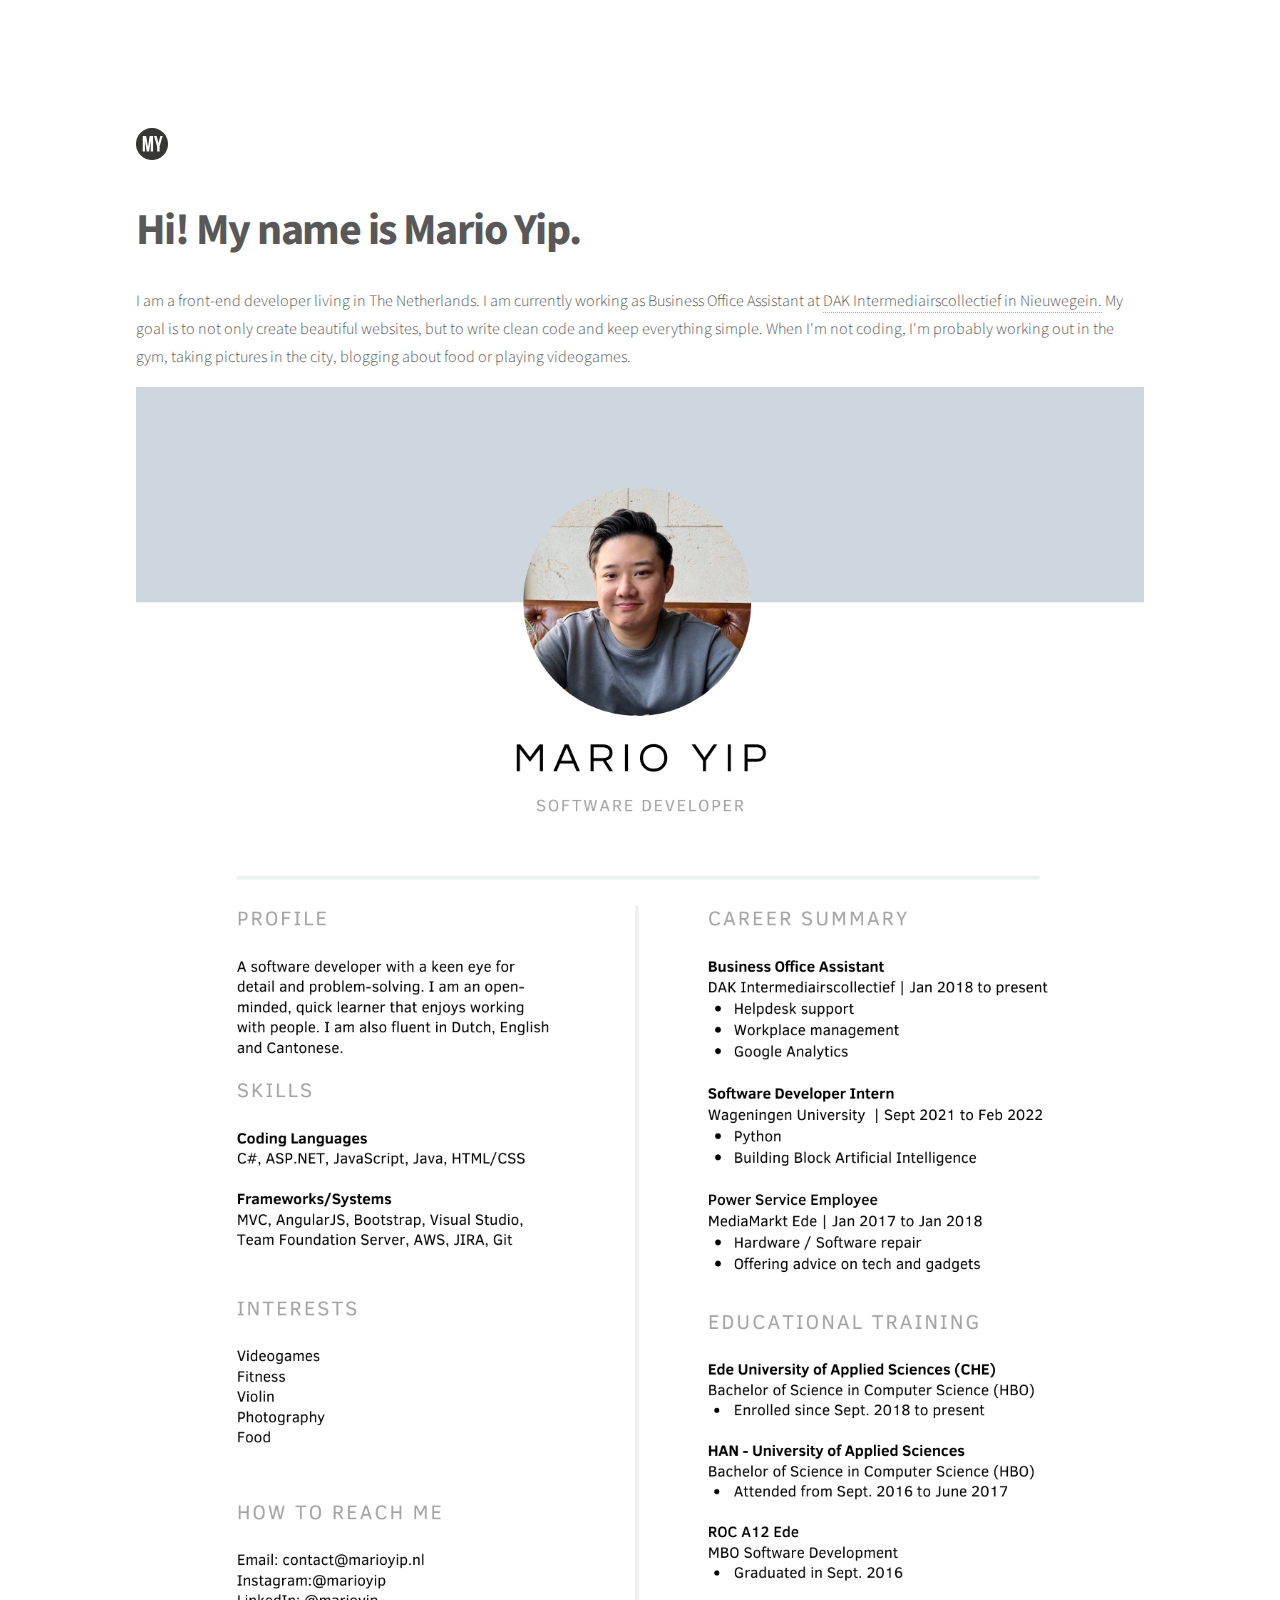
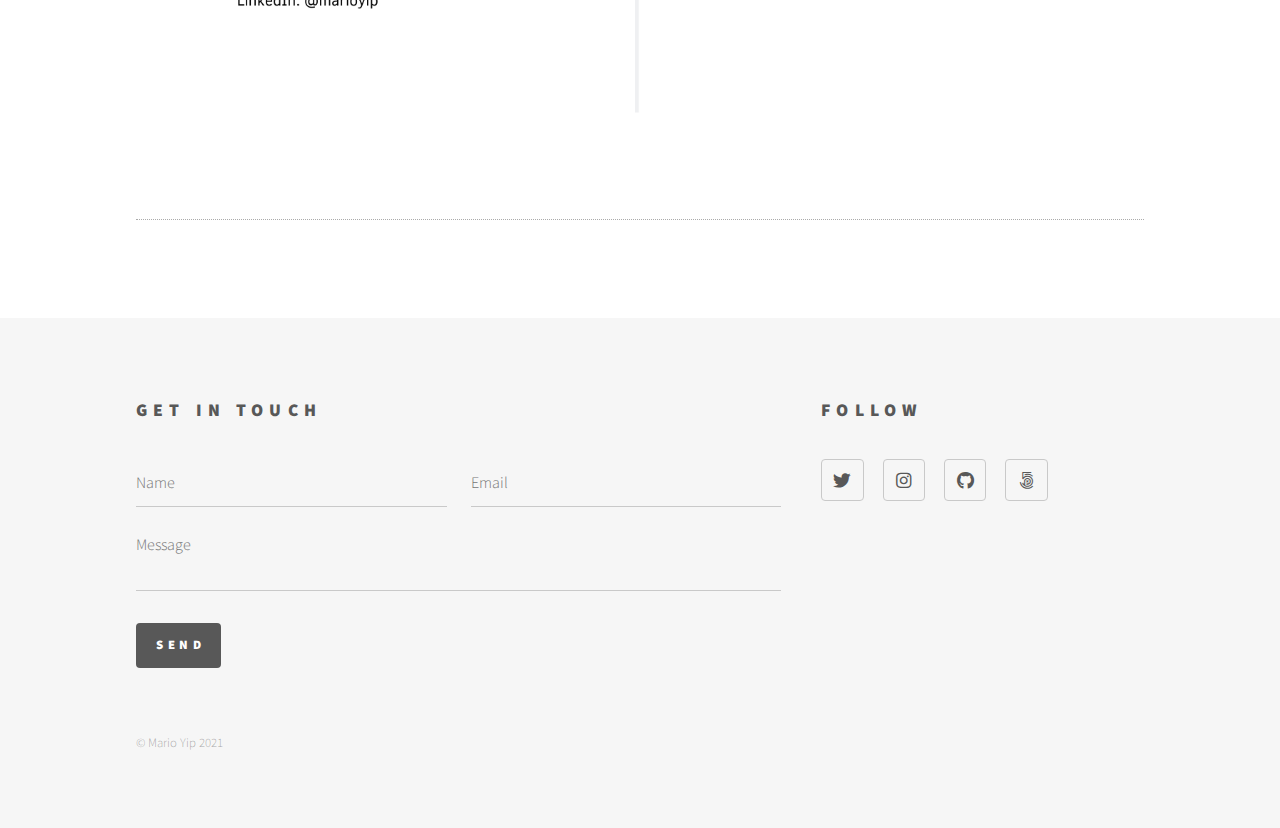
<file: index.html>
<!DOCTYPE HTML>
<html>
<head>
	<title>Mario Yip</title>
	<meta charset="utf-8" />
	<meta name="viewport" content="width=device-width, initial-scale=1, user-scalable=no" />
	<link rel="stylesheet" href="assets/css/main.css" />
	<noscript><link rel="stylesheet" href="assets/css/noscript.css" /></noscript>
	<link rel="icon" type="image/png" sizes="16x16" href="../images/favicon.png">
</head>
<body class="is-preload">
	<!-- Wrapper -->
	<div id="wrapper">

		<!-- Header -->
		<header id="header">
			<div class="inner">

				<!-- Logo -->
				<a href="index.html" class="logo">
					<span class="symbol"><img src="images/logo.svg" alt="" /></span><span class="title"></span>
				</a>


			</div>
		</header>

		<!-- Main -->
		<div id="main">
			<div class="inner">
				<header>
					<h1>Hi! My name is Mario Yip.</h1>
					<p>
						I am a front-end developer living in The Netherlands. I am currently working as Business Office Assistant at <a href="https://dak.nl">DAK Intermediairscollectief in Nieuwegein.</a>

						My goal is to not only create beautiful websites, but to write clean code and keep everything simple.

						When I'm not coding, I'm probably working out in the gym, taking pictures in the city, blogging about food or playing videogames.</p>


					</p>
				</header>
				<section >
					<a href="https://www.linkedin.com/in/marioyip"><img style='height: 100%; width: 100%; object-fit: contain' src="../images/resume.png" alt="Mario Yip resume"></a>
				</section>
			</div>
		</div>

		<!-- Footer -->
		<footer id="footer">
			<div class="inner">
				<section>
					<h2>Get in touch</h2>
					<form method="post" action="mailto:contact@marioyip.nl">
						<div class="fields">
							<div class="field half">
								<input type="text" name="name" id="name" placeholder="Name" />
							</div>
							<div class="field half">
								<input type="email" name="email" id="email" placeholder="Email" />
							</div>
							<div class="field">
								<textarea name="message" id="message" placeholder="Message"></textarea>
							</div>
						</div>
						<ul class="actions">
							<li><input type="submit" value="Send" class="primary" /></li>
						</ul>
					</form>
				</section>
				<section>
					<h2>Follow</h2>
					<ul class="icons">
						<li><a href="https://twitter.com/maridude" class="icon brands style2 fa-twitter"><span class="label">Twitter</span></a></li>
						<li><a href="https://www.instagram.com/marioyip/" class="icon brands style2 fa-instagram"><span class="label">Instagram</span></a></li>
						<li><a href="https://github.com/marioyip" class="icon brands style2 fa-github"><span class="label">GitHub</span></a></li>
						<li><a href="https://500px.com/p/marioyip" class="icon brands style2 fa-500px"><span class="label">500px</span></a></li>
					</ul>
				</section>
				<ul class="copyright">
					<li>&copy; Mario Yip 2021</li></li>
				</ul>
			</div>
		</footer>

	</div>

	<!-- Scripts -->
	<script src="assets/js/jquery.min.js"></script>
	<script src="assets/js/browser.min.js"></script>
	<script src="assets/js/breakpoints.min.js"></script>
	<script src="assets/js/util.js"></script>
	<script src="assets/js/main.js"></script>

</body>
</html>
</file>
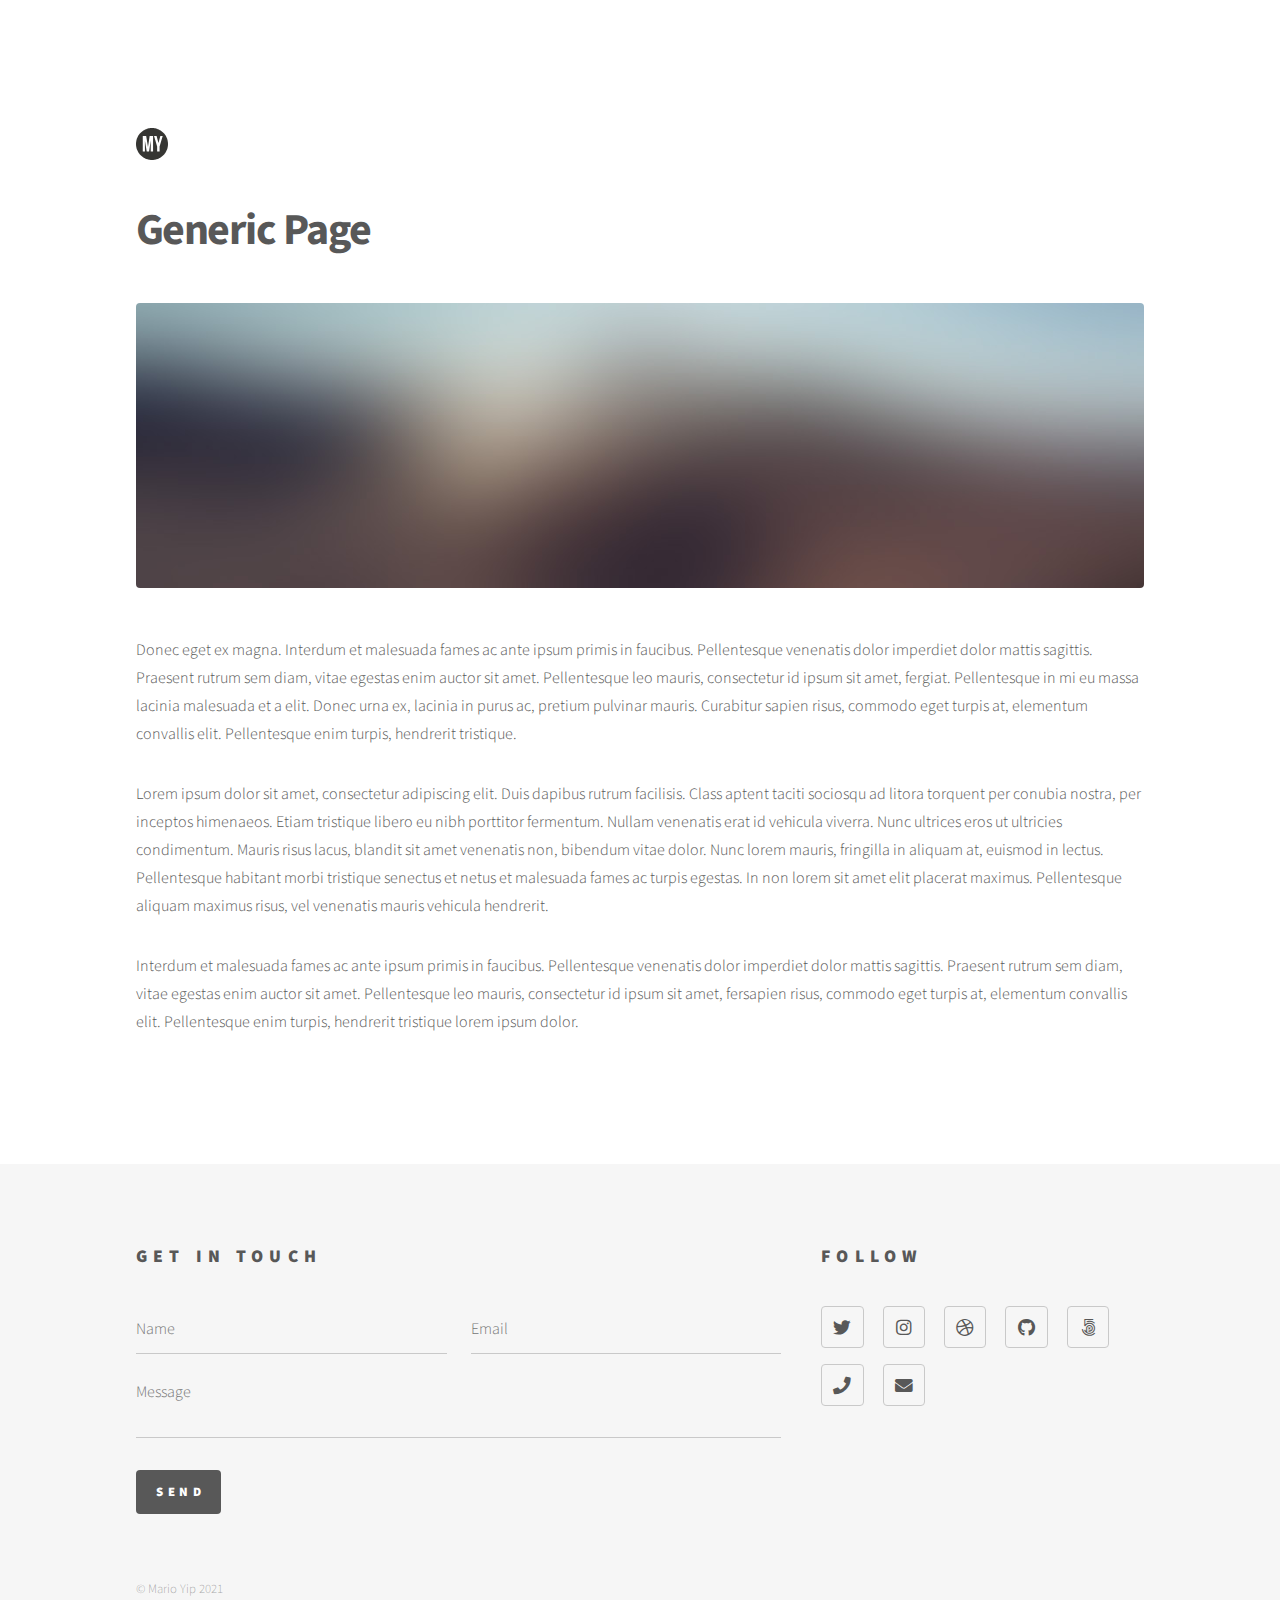
<file: 404page.html>
<!DOCTYPE HTML>
<!--
	Phantom by HTML5 UP
	html5up.net | @ajlkn
	Free for personal and commercial use under the CCA 3.0 license (html5up.net/license)
-->
<html>
	<head>
		<title>Mario Yip</title>
		<meta charset="utf-8" />
		<meta name="viewport" content="width=device-width, initial-scale=1, user-scalable=no" />
		<link rel="stylesheet" href="assets/css/main.css" />
		<noscript><link rel="stylesheet" href="assets/css/noscript.css" /></noscript>
		<link rel="icon" type="image/png" sizes="16x16" href="../images/favicon.png">
	</head>
	<body class="is-preload">
		<!-- Wrapper -->
			<div id="wrapper">

				<!-- Header -->
					<header id="header">
						<div class="inner">

							<!-- Logo -->
								<a href="index.html" class="logo">
									<span class="symbol"><img src="images/logo.svg" alt="" /></span><span class="title"></span>
								</a>

						</div>
					</header>

				<!-- Menu -->
					<nav id="menu">
						<h2>Menu</h2>
						<ul>
							<li><a href="index.html">Home</a></li>
							<li><a href="marioyip.nl/resume.pdf">Resume</a></li>
							<li><a href="https://github.com/marioyip">GitHub</a></li>
						</ul>
					</nav>

				<!-- Main -->
					<div id="main">
						<div class="inner">
							<h1>Generic Page</h1>
							<span class="image main"><img src="images/pic13.jpg" alt="" /></span>
							<p>Donec eget ex magna. Interdum et malesuada fames ac ante ipsum primis in faucibus. Pellentesque venenatis dolor imperdiet dolor mattis sagittis. Praesent rutrum sem diam, vitae egestas enim auctor sit amet. Pellentesque leo mauris, consectetur id ipsum sit amet, fergiat. Pellentesque in mi eu massa lacinia malesuada et a elit. Donec urna ex, lacinia in purus ac, pretium pulvinar mauris. Curabitur sapien risus, commodo eget turpis at, elementum convallis elit. Pellentesque enim turpis, hendrerit tristique.</p>
							<p>Lorem ipsum dolor sit amet, consectetur adipiscing elit. Duis dapibus rutrum facilisis. Class aptent taciti sociosqu ad litora torquent per conubia nostra, per inceptos himenaeos. Etiam tristique libero eu nibh porttitor fermentum. Nullam venenatis erat id vehicula viverra. Nunc ultrices eros ut ultricies condimentum. Mauris risus lacus, blandit sit amet venenatis non, bibendum vitae dolor. Nunc lorem mauris, fringilla in aliquam at, euismod in lectus. Pellentesque habitant morbi tristique senectus et netus et malesuada fames ac turpis egestas. In non lorem sit amet elit placerat maximus. Pellentesque aliquam maximus risus, vel venenatis mauris vehicula hendrerit.</p>
							<p>Interdum et malesuada fames ac ante ipsum primis in faucibus. Pellentesque venenatis dolor imperdiet dolor mattis sagittis. Praesent rutrum sem diam, vitae egestas enim auctor sit amet. Pellentesque leo mauris, consectetur id ipsum sit amet, fersapien risus, commodo eget turpis at, elementum convallis elit. Pellentesque enim turpis, hendrerit tristique lorem ipsum dolor.</p>
						</div>
					</div>

				<!-- Footer -->
					<footer id="footer">
						<div class="inner">
							<section>
								<h2>Get in touch</h2>
								<form method="post" action="#">
									<div class="fields">
										<div class="field half">
											<input type="text" name="name" id="name" placeholder="Name" />
										</div>
										<div class="field half">
											<input type="email" name="email" id="email" placeholder="Email" />
										</div>
										<div class="field">
											<textarea name="message" id="message" placeholder="Message"></textarea>
										</div>
									</div>
									<ul class="actions">
										<li><input type="submit" value="Send" class="primary" /></li>
									</ul>
								</form>
							</section>
							<section>
								<h2>Follow</h2>
								<ul class="icons">
									<li><a href="https://twitter.com/maridude" class="icon brands style2 fa-twitter"><span class="label">Twitter</span></a></li>
									<li><a href="https://www.instagram.com/marioyip/" class="icon brands style2 fa-instagram"><span class="label">Instagram</span></a></li>
									<li><a href="#" class="icon brands style2 fa-dribbble"><span class="label">Dribbble</span></a></li>
									<li><a href="https://github.com/marioyip" class="icon brands style2 fa-github"><span class="label">GitHub</span></a></li>
									<li><a href="https://500px.com/p/marioyip" class="icon brands style2 fa-500px"><span class="label">500px</span></a></li>
									<li><a href="tel:06-27146071" class="icon solid style2 fa-phone"><span class="label">Phone</span></a></li>
									<li><a href="mailto:contact@marioyip.com" class="icon solid style2 fa-envelope"><span class="label">Email</span></a></li>
								</ul>
							</section>
							<ul class="copyright">
								<li>&copy; Mario Yip 2021</li></li>
							</ul>
						</div>
					</footer>

			</div>

		<!-- Scripts -->
			<script src="assets/js/jquery.min.js"></script>
			<script src="assets/js/browser.min.js"></script>
			<script src="assets/js/breakpoints.min.js"></script>
			<script src="assets/js/util.js"></script>
			<script src="assets/js/main.js"></script>

	</body>
</html>
</file>
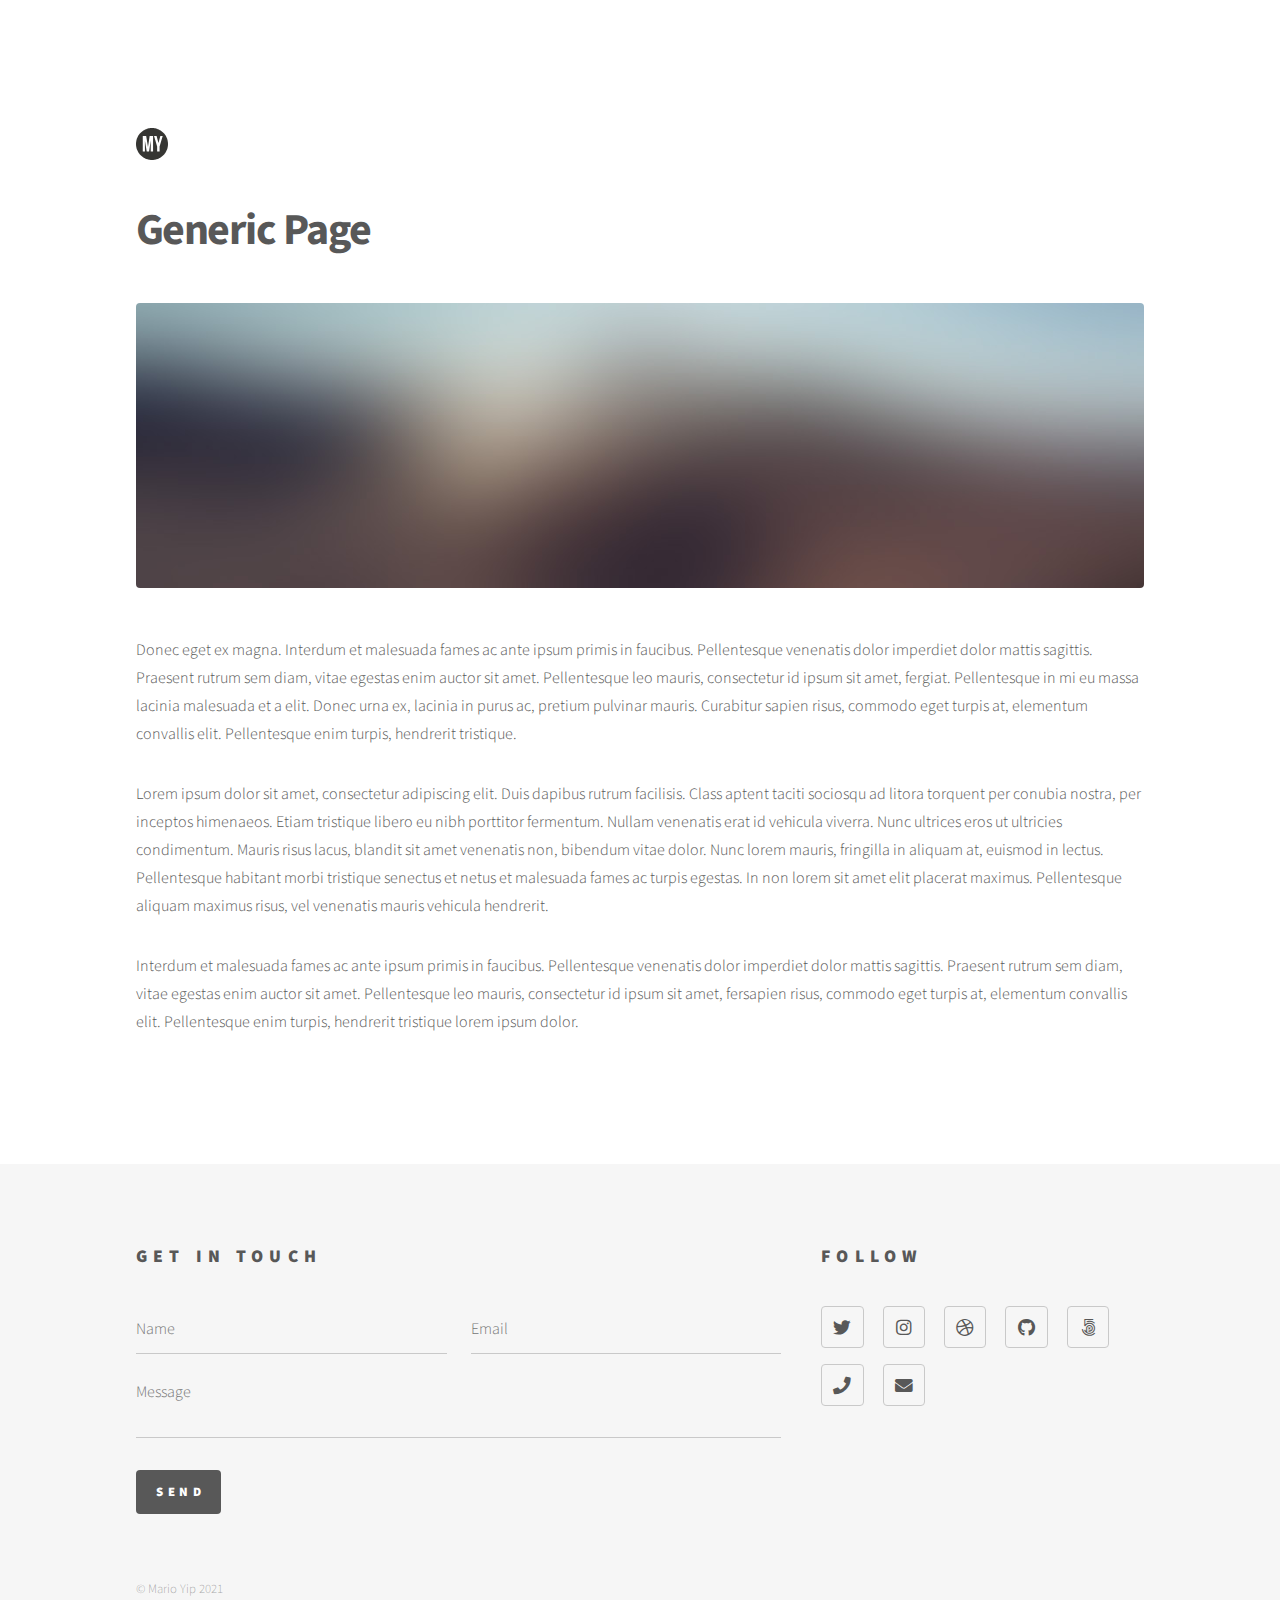
<file: calculatorincsharp.html>
<!DOCTYPE HTML>
<!--
	Phantom by HTML5 UP
	html5up.net | @ajlkn
	Free for personal and commercial use under the CCA 3.0 license (html5up.net/license)
-->
<html>
	<head>
		<title>Mario Yip</title>
		<meta charset="utf-8" />
		<meta name="viewport" content="width=device-width, initial-scale=1, user-scalable=no" />
		<link rel="stylesheet" href="assets/css/main.css" />
		<noscript><link rel="stylesheet" href="assets/css/noscript.css" /></noscript>
		<link rel="icon" type="image/png" sizes="16x16" href="../images/favicon.png">
	</head>
	<body class="is-preload">
		<!-- Wrapper -->
			<div id="wrapper">

				<!-- Header -->
					<header id="header">
						<div class="inner">

							<!-- Logo -->
								<a href="index.html" class="logo">
									<span class="symbol"><img src="images/logo.svg" alt="" /></span><span class="title"></span>
								</a>
						</div>
					</header>

				<!-- Menu -->
					<nav id="menu">
						<h2>Menu</h2>
						<ul>
							<li><a href="index.html">Home</a></li>
							<li><a href="marioyip.nl/resume.pdf">Resume</a></li>
							<li><a href="https://github.com/marioyip">GitHub</a></li>
						</ul>
					</nav>

				<!-- Main -->
					<div id="main">
						<div class="inner">
							<h1>Generic Page</h1>
							<span class="image main"><img src="images/pic13.jpg" alt="" /></span>
							<p>Donec eget ex magna. Interdum et malesuada fames ac ante ipsum primis in faucibus. Pellentesque venenatis dolor imperdiet dolor mattis sagittis. Praesent rutrum sem diam, vitae egestas enim auctor sit amet. Pellentesque leo mauris, consectetur id ipsum sit amet, fergiat. Pellentesque in mi eu massa lacinia malesuada et a elit. Donec urna ex, lacinia in purus ac, pretium pulvinar mauris. Curabitur sapien risus, commodo eget turpis at, elementum convallis elit. Pellentesque enim turpis, hendrerit tristique.</p>
							<p>Lorem ipsum dolor sit amet, consectetur adipiscing elit. Duis dapibus rutrum facilisis. Class aptent taciti sociosqu ad litora torquent per conubia nostra, per inceptos himenaeos. Etiam tristique libero eu nibh porttitor fermentum. Nullam venenatis erat id vehicula viverra. Nunc ultrices eros ut ultricies condimentum. Mauris risus lacus, blandit sit amet venenatis non, bibendum vitae dolor. Nunc lorem mauris, fringilla in aliquam at, euismod in lectus. Pellentesque habitant morbi tristique senectus et netus et malesuada fames ac turpis egestas. In non lorem sit amet elit placerat maximus. Pellentesque aliquam maximus risus, vel venenatis mauris vehicula hendrerit.</p>
							<p>Interdum et malesuada fames ac ante ipsum primis in faucibus. Pellentesque venenatis dolor imperdiet dolor mattis sagittis. Praesent rutrum sem diam, vitae egestas enim auctor sit amet. Pellentesque leo mauris, consectetur id ipsum sit amet, fersapien risus, commodo eget turpis at, elementum convallis elit. Pellentesque enim turpis, hendrerit tristique lorem ipsum dolor.</p>
						</div>
					</div>

				<!-- Footer -->
					<footer id="footer">
						<div class="inner">
							<section>
								<h2>Get in touch</h2>
								<form method="post" action="#">
									<div class="fields">
										<div class="field half">
											<input type="text" name="name" id="name" placeholder="Name" />
										</div>
										<div class="field half">
											<input type="email" name="email" id="email" placeholder="Email" />
										</div>
										<div class="field">
											<textarea name="message" id="message" placeholder="Message"></textarea>
										</div>
									</div>
									<ul class="actions">
										<li><input type="submit" value="Send" class="primary" /></li>
									</ul>
								</form>
							</section>
							<section>
								<h2>Follow</h2>
								<ul class="icons">
									<li><a href="https://twitter.com/maridude" class="icon brands style2 fa-twitter"><span class="label">Twitter</span></a></li>
									<li><a href="https://www.instagram.com/marioyip/" class="icon brands style2 fa-instagram"><span class="label">Instagram</span></a></li>
									<li><a href="#" class="icon brands style2 fa-dribbble"><span class="label">Dribbble</span></a></li>
									<li><a href="https://github.com/marioyip" class="icon brands style2 fa-github"><span class="label">GitHub</span></a></li>
									<li><a href="https://500px.com/p/marioyip" class="icon brands style2 fa-500px"><span class="label">500px</span></a></li>
									<li><a href="tel:06-27146071" class="icon solid style2 fa-phone"><span class="label">Phone</span></a></li>
									<li><a href="mailto:contact@marioyip.com" class="icon solid style2 fa-envelope"><span class="label">Email</span></a></li>
								</ul>
							</section>
							<ul class="copyright">
								<li>&copy; Mario Yip 2021</li></li>
							</ul>
						</div>
					</footer>

			</div>

		<!-- Scripts -->
			<script src="assets/js/jquery.min.js"></script>
			<script src="assets/js/browser.min.js"></script>
			<script src="assets/js/breakpoints.min.js"></script>
			<script src="assets/js/util.js"></script>
			<script src="assets/js/main.js"></script>

	</body>
</html>
</file>
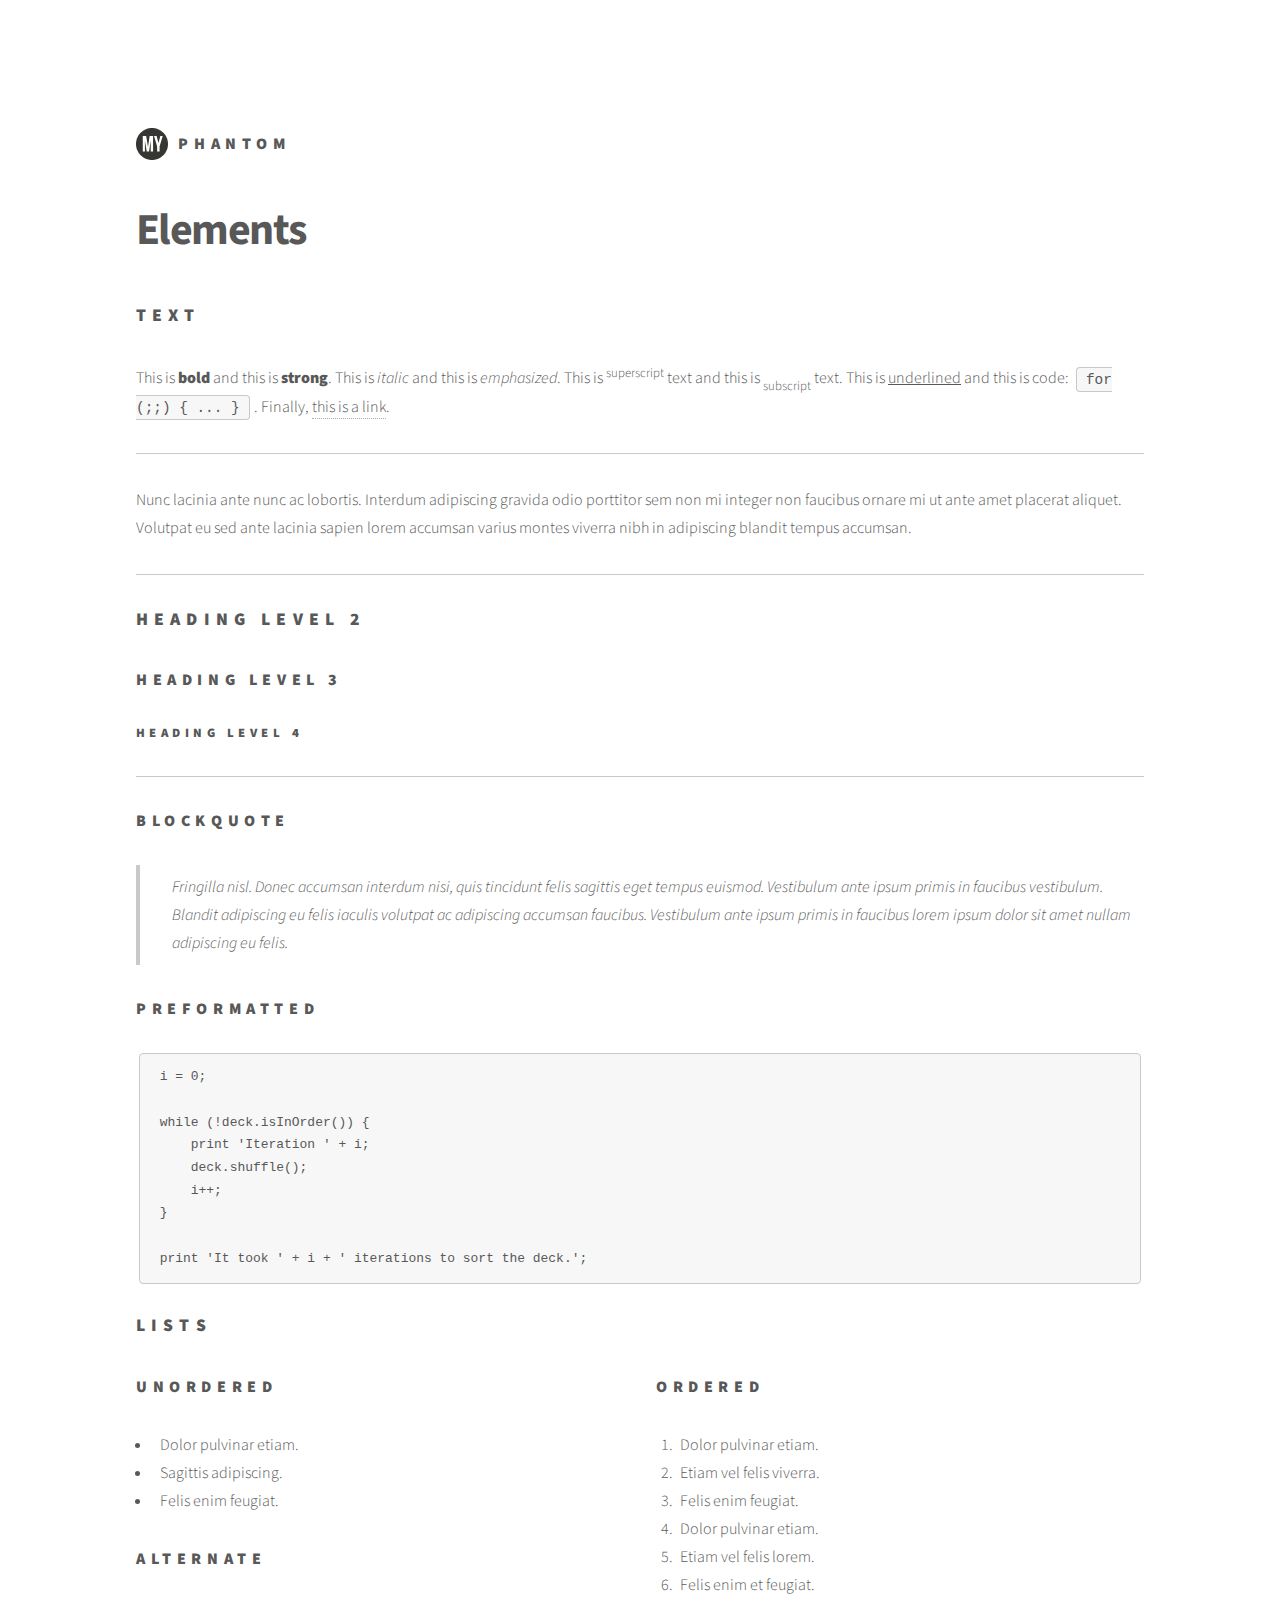
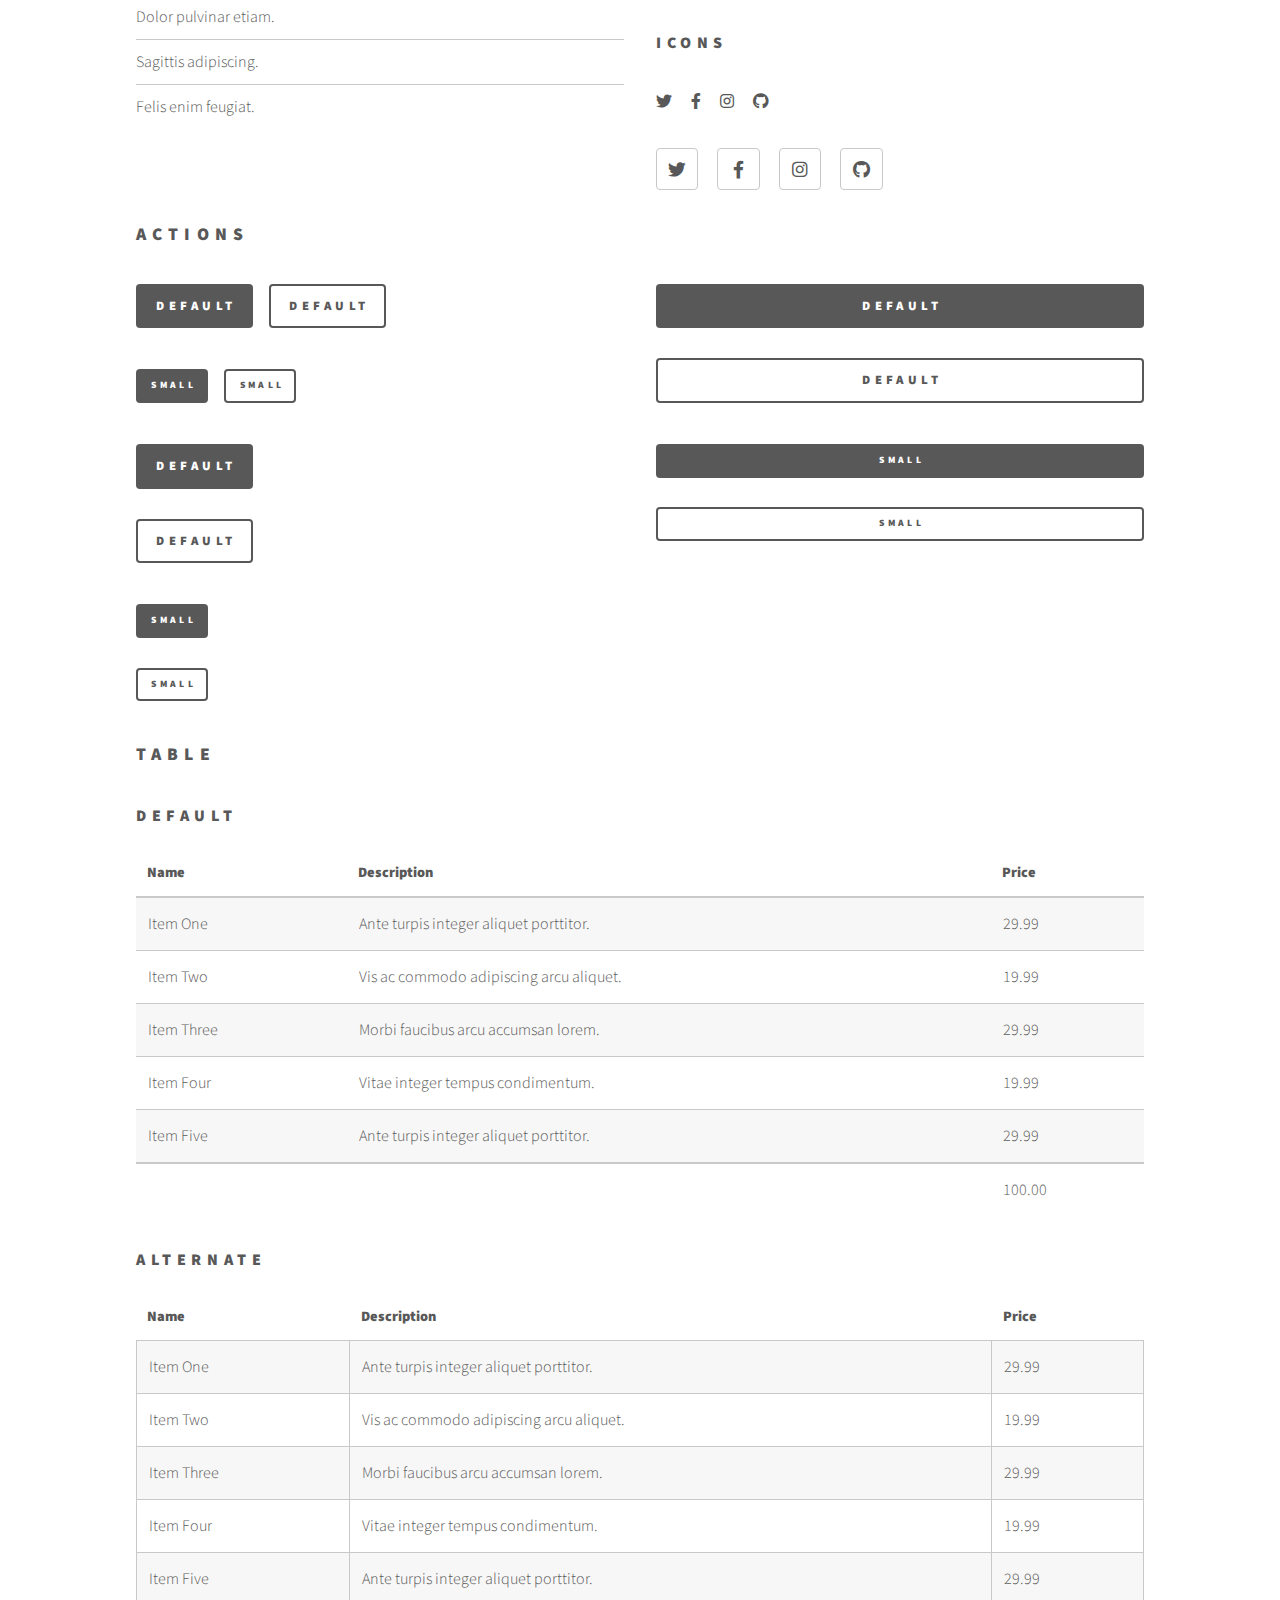
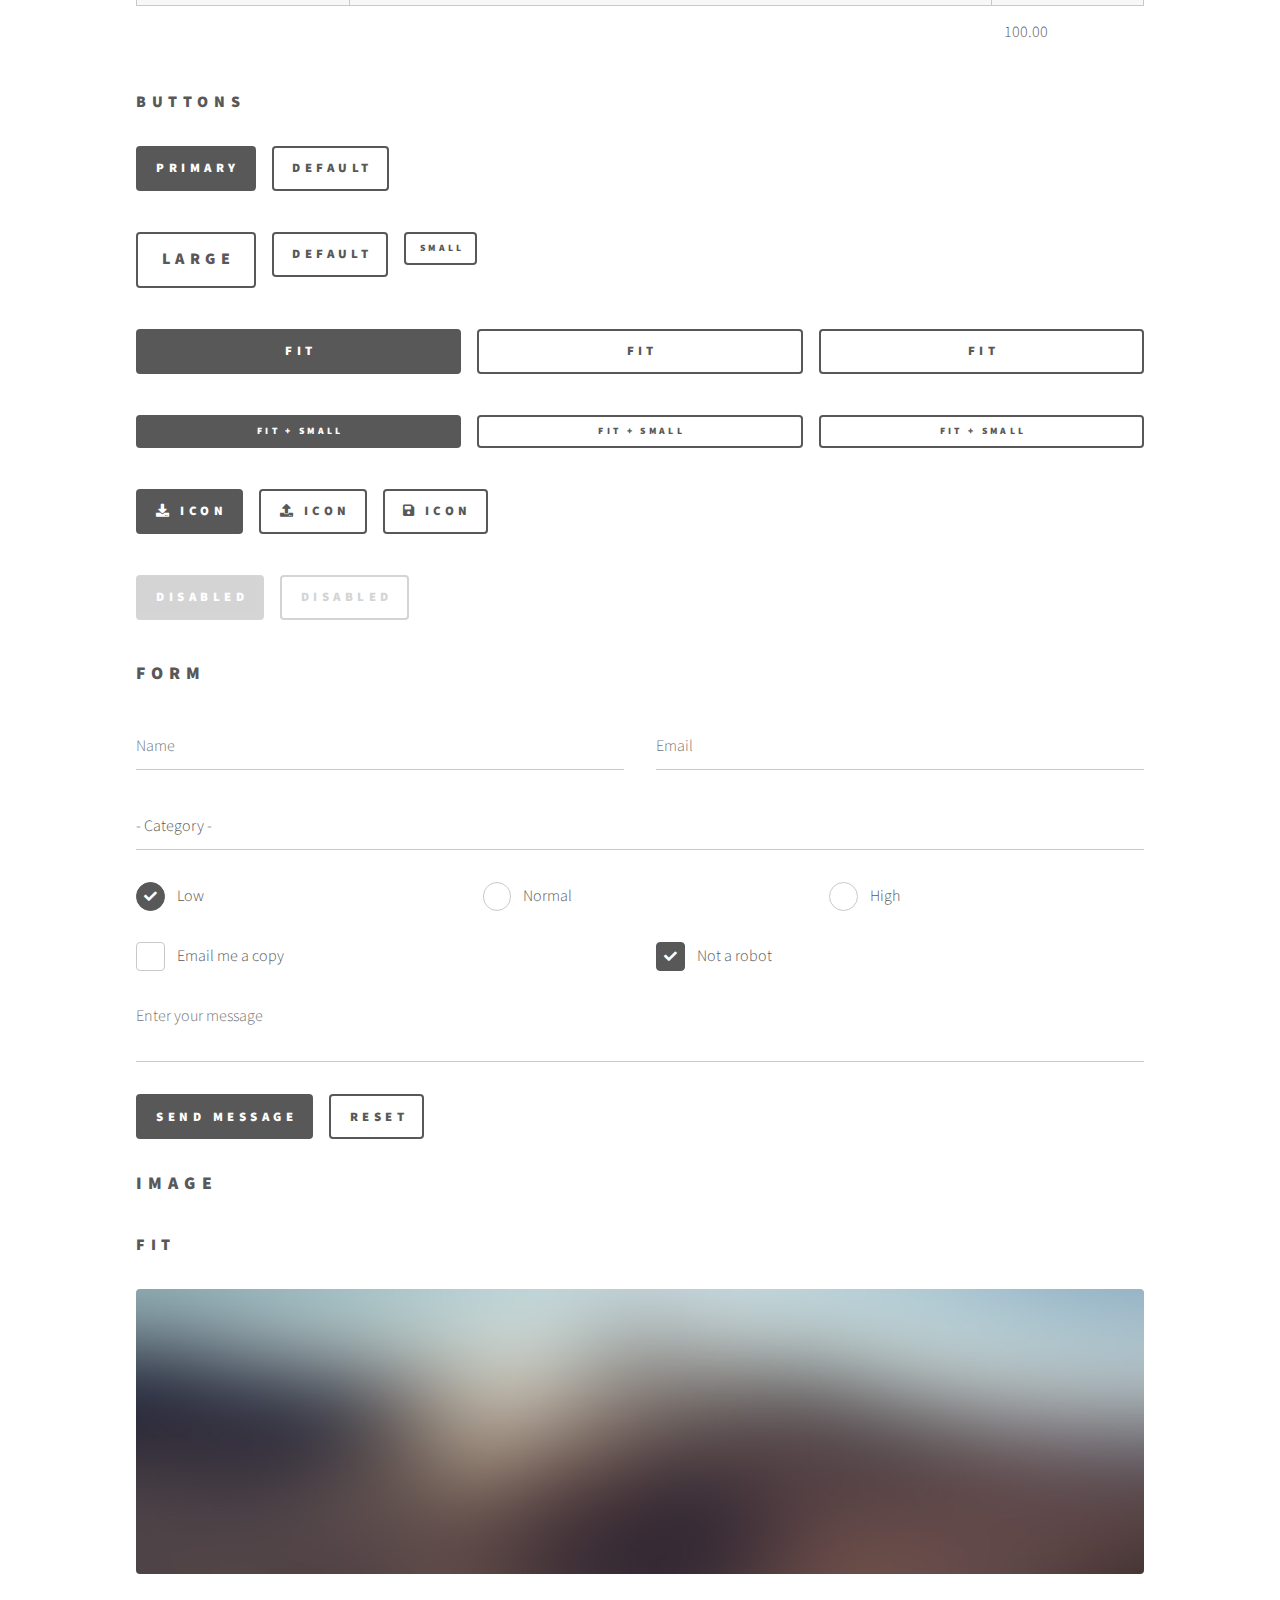
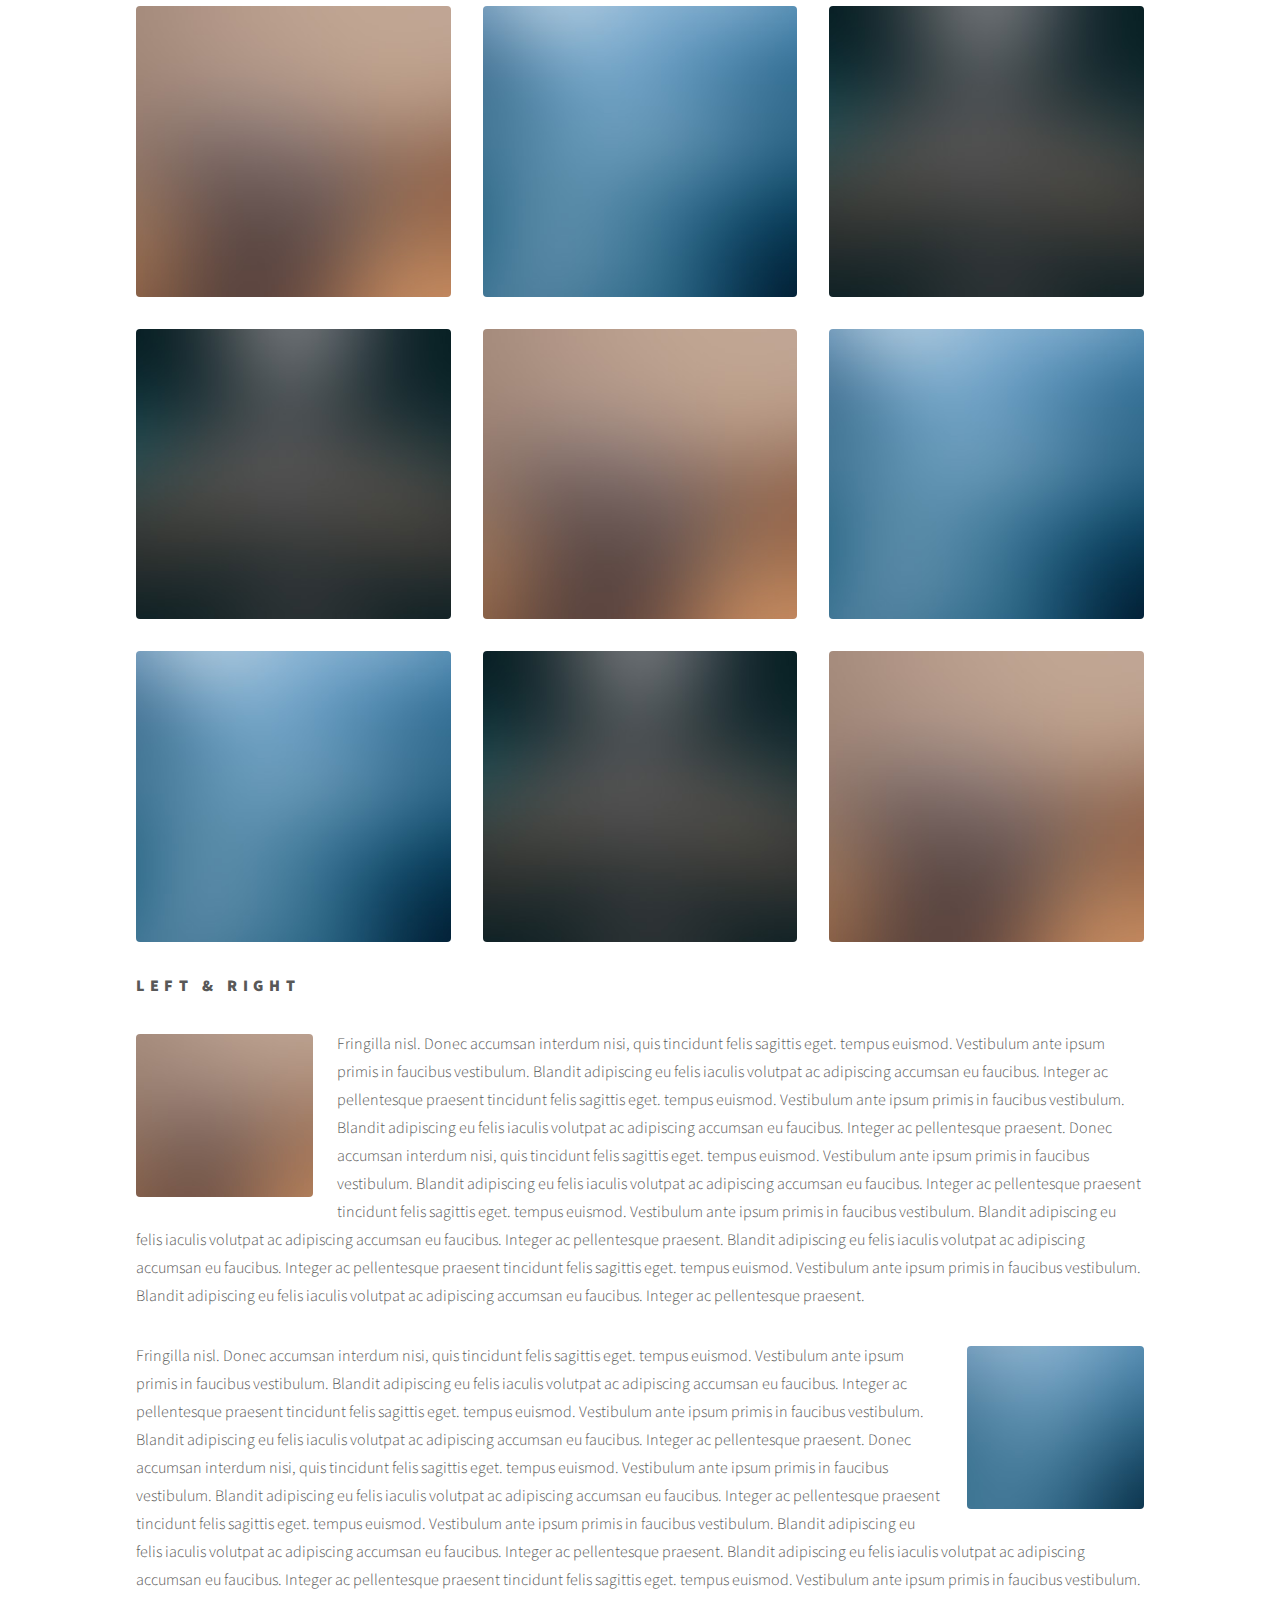
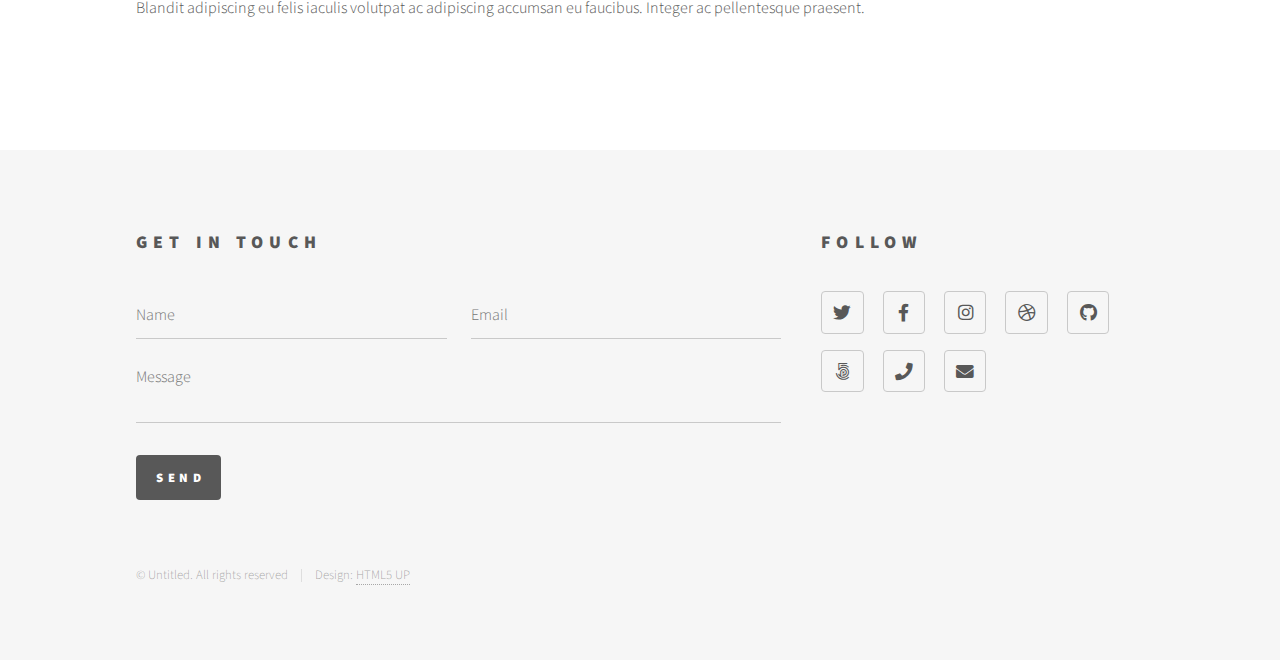
<file: elements.html>
<!DOCTYPE HTML>
<!--
	Phantom by HTML5 UP
	html5up.net | @ajlkn
	Free for personal and commercial use under the CCA 3.0 license (html5up.net/license)
-->
<html>
	<head>
		<title>Elements - Phantom by HTML5 UP</title>
		<meta charset="utf-8" />
		<meta name="viewport" content="width=device-width, initial-scale=1, user-scalable=no" />
		<link rel="stylesheet" href="assets/css/main.css" />
		<noscript><link rel="stylesheet" href="assets/css/noscript.css" /></noscript>
		<link rel="icon" type="image/png" sizes="16x16" href="../images/favicon.png">
	</head>
	<body class="is-preload">
		<!-- Wrapper -->
			<div id="wrapper">

				<!-- Header -->
					<header id="header">
						<div class="inner">

							<!-- Logo -->
								<a href="index.html" class="logo">
									<span class="symbol"><img src="images/logo.svg" alt="" /></span><span class="title">Phantom</span>
								</a>
						</div>
					</header>

				<!-- Menu -->
					<nav id="menu">
						<h2>Menu</h2>
						<ul>
							<li><a href="index.html">Home</a></li>
							<li><a href="generic.html">Ipsum veroeros</a></li>
							<li><a href="generic.html">Tempus etiam</a></li>
							<li><a href="generic.html">Consequat dolor</a></li>
							<li><a href="elements.html">Elements</a></li>
						</ul>
					</nav>

				<!-- Main -->
					<div id="main">
						<div class="inner">
							<h1>Elements</h1>

							<!-- Text -->
								<section>
									<h2>Text</h2>
									<p>This is <b>bold</b> and this is <strong>strong</strong>. This is <i>italic</i> and this is <em>emphasized</em>.
									This is <sup>superscript</sup> text and this is <sub>subscript</sub> text.
									This is <u>underlined</u> and this is code: <code>for (;;) { ... }</code>. Finally, <a href="#">this is a link</a>.</p>
									<hr />
									<p>Nunc lacinia ante nunc ac lobortis. Interdum adipiscing gravida odio porttitor sem non mi integer non faucibus ornare mi ut ante amet placerat aliquet. Volutpat eu sed ante lacinia sapien lorem accumsan varius montes viverra nibh in adipiscing blandit tempus accumsan.</p>
									<hr />
									<h2>Heading Level 2</h2>
									<h3>Heading Level 3</h3>
									<h4>Heading Level 4</h4>
									<hr />
									<h3>Blockquote</h3>
									<blockquote>Fringilla nisl. Donec accumsan interdum nisi, quis tincidunt felis sagittis eget tempus euismod. Vestibulum ante ipsum primis in faucibus vestibulum. Blandit adipiscing eu felis iaculis volutpat ac adipiscing accumsan faucibus. Vestibulum ante ipsum primis in faucibus lorem ipsum dolor sit amet nullam adipiscing eu felis.</blockquote>
									<h3>Preformatted</h3>
									<pre><code>i = 0;

while (!deck.isInOrder()) {
    print 'Iteration ' + i;
    deck.shuffle();
    i++;
}

print 'It took ' + i + ' iterations to sort the deck.';</code></pre>
								</section>

							<!-- Lists -->
								<section>
									<h2>Lists</h2>
									<div class="row">
										<div class="col-6 col-12-medium">
											<h3>Unordered</h3>
											<ul>
												<li>Dolor pulvinar etiam.</li>
												<li>Sagittis adipiscing.</li>
												<li>Felis enim feugiat.</li>
											</ul>
											<h3>Alternate</h3>
											<ul class="alt">
												<li>Dolor pulvinar etiam.</li>
												<li>Sagittis adipiscing.</li>
												<li>Felis enim feugiat.</li>
											</ul>
										</div>
										<div class="col-6 col-12-medium">
											<h3>Ordered</h3>
											<ol>
												<li>Dolor pulvinar etiam.</li>
												<li>Etiam vel felis viverra.</li>
												<li>Felis enim feugiat.</li>
												<li>Dolor pulvinar etiam.</li>
												<li>Etiam vel felis lorem.</li>
												<li>Felis enim et feugiat.</li>
											</ol>
											<h3>Icons</h3>
											<ul class="icons">
												<li><a href="#" class="icon brands style1 fa-twitter"><span class="label">Twitter</span></a></li>
												<li><a href="#" class="icon brands style1 fa-facebook-f"><span class="label">Facebook</span></a></li>
												<li><a href="#" class="icon brands style1 fa-instagram"><span class="label">Instagram</span></a></li>
												<li><a href="#" class="icon brands style1 fa-github"><span class="label">Github</span></a></li>
											</ul>
											<ul class="icons">
												<li><a href="#" class="icon brands style2 fa-twitter"><span class="label">Twitter</span></a></li>
												<li><a href="#" class="icon brands style2 fa-facebook-f"><span class="label">Facebook</span></a></li>
												<li><a href="#" class="icon brands style2 fa-instagram"><span class="label">Instagram</span></a></li>
												<li><a href="#" class="icon brands style2 fa-github"><span class="label">Github</span></a></li>
											</ul>
										</div>
									</div>
									<h2>Actions</h2>
									<div class="row">
										<div class="col-6 col-12-medium">
											<ul class="actions">
												<li><a href="#" class="button primary">Default</a></li>
												<li><a href="#" class="button">Default</a></li>
											</ul>
											<ul class="actions small">
												<li><a href="#" class="button primary small">Small</a></li>
												<li><a href="#" class="button small">Small</a></li>
											</ul>
											<ul class="actions stacked">
												<li><a href="#" class="button primary">Default</a></li>
												<li><a href="#" class="button">Default</a></li>
											</ul>
											<ul class="actions stacked">
												<li><a href="#" class="button primary small">Small</a></li>
												<li><a href="#" class="button small">Small</a></li>
											</ul>
										</div>
										<div class="col-6 col-12-medium">
											<ul class="actions stacked">
												<li><a href="#" class="button primary fit">Default</a></li>
												<li><a href="#" class="button fit">Default</a></li>
											</ul>
											<ul class="actions stacked">
												<li><a href="#" class="button primary small fit">Small</a></li>
												<li><a href="#" class="button small fit">Small</a></li>
											</ul>
										</div>
									</div>
								</section>

							<!-- Table -->
								<section>
									<h2>Table</h2>
									<h3>Default</h3>
									<div class="table-wrapper">
										<table>
											<thead>
												<tr>
													<th>Name</th>
													<th>Description</th>
													<th>Price</th>
												</tr>
											</thead>
											<tbody>
												<tr>
													<td>Item One</td>
													<td>Ante turpis integer aliquet porttitor.</td>
													<td>29.99</td>
												</tr>
												<tr>
													<td>Item Two</td>
													<td>Vis ac commodo adipiscing arcu aliquet.</td>
													<td>19.99</td>
												</tr>
												<tr>
													<td>Item Three</td>
													<td> Morbi faucibus arcu accumsan lorem.</td>
													<td>29.99</td>
												</tr>
												<tr>
													<td>Item Four</td>
													<td>Vitae integer tempus condimentum.</td>
													<td>19.99</td>
												</tr>
												<tr>
													<td>Item Five</td>
													<td>Ante turpis integer aliquet porttitor.</td>
													<td>29.99</td>
												</tr>
											</tbody>
											<tfoot>
												<tr>
													<td colspan="2"></td>
													<td>100.00</td>
												</tr>
											</tfoot>
										</table>
									</div>

									<h3>Alternate</h3>
									<div class="table-wrapper">
										<table class="alt">
											<thead>
												<tr>
													<th>Name</th>
													<th>Description</th>
													<th>Price</th>
												</tr>
											</thead>
											<tbody>
												<tr>
													<td>Item One</td>
													<td>Ante turpis integer aliquet porttitor.</td>
													<td>29.99</td>
												</tr>
												<tr>
													<td>Item Two</td>
													<td>Vis ac commodo adipiscing arcu aliquet.</td>
													<td>19.99</td>
												</tr>
												<tr>
													<td>Item Three</td>
													<td> Morbi faucibus arcu accumsan lorem.</td>
													<td>29.99</td>
												</tr>
												<tr>
													<td>Item Four</td>
													<td>Vitae integer tempus condimentum.</td>
													<td>19.99</td>
												</tr>
												<tr>
													<td>Item Five</td>
													<td>Ante turpis integer aliquet porttitor.</td>
													<td>29.99</td>
												</tr>
											</tbody>
											<tfoot>
												<tr>
													<td colspan="2"></td>
													<td>100.00</td>
												</tr>
											</tfoot>
										</table>
									</div>
								</section>

							<!-- Buttons -->
								<section>
									<h3>Buttons</h3>
									<ul class="actions">
										<li><a href="#" class="button primary">Primary</a></li>
										<li><a href="#" class="button">Default</a></li>
									</ul>
									<ul class="actions">
										<li><a href="#" class="button large">Large</a></li>
										<li><a href="#" class="button">Default</a></li>
										<li><a href="#" class="button small">Small</a></li>
									</ul>
									<ul class="actions fit">
										<li><a href="#" class="button primary fit">Fit</a></li>
										<li><a href="#" class="button fit">Fit</a></li>
										<li><a href="#" class="button fit">Fit</a></li>
									</ul>
									<ul class="actions fit small">
										<li><a href="#" class="button primary fit small">Fit + Small</a></li>
										<li><a href="#" class="button fit small">Fit + Small</a></li>
										<li><a href="#" class="button fit small">Fit + Small</a></li>
									</ul>
									<ul class="actions">
										<li><a href="#" class="button primary icon solid fa-download">Icon</a></li>
										<li><a href="#" class="button icon solid fa-upload">Icon</a></li>
										<li><a href="#" class="button icon solid fa-save">Icon</a></li>
									</ul>
									<ul class="actions">
										<li><span class="button primary disabled">Disabled</span></li>
										<li><span class="button disabled">Disabled</span></li>
									</ul>
								</section>

							<!-- Form -->
								<section>
									<h2>Form</h2>
									<form method="post" action="#">
										<div class="row gtr-uniform">
											<div class="col-6 col-12-xsmall">
												<input type="text" name="demo-name" id="demo-name" value="" placeholder="Name" />
											</div>
											<div class="col-6 col-12-xsmall">
												<input type="email" name="demo-email" id="demo-email" value="" placeholder="Email" />
											</div>
											<div class="col-12">
												<select name="demo-category" id="demo-category">
													<option value="">- Category -</option>
													<option value="1">Manufacturing</option>
													<option value="1">Shipping</option>
													<option value="1">Administration</option>
													<option value="1">Human Resources</option>
												</select>
											</div>
											<div class="col-4 col-12-small">
												<input type="radio" id="demo-priority-low" name="demo-priority" checked>
												<label for="demo-priority-low">Low</label>
											</div>
											<div class="col-4 col-12-small">
												<input type="radio" id="demo-priority-normal" name="demo-priority">
												<label for="demo-priority-normal">Normal</label>
											</div>
											<div class="col-4 col-12-small">
												<input type="radio" id="demo-priority-high" name="demo-priority">
												<label for="demo-priority-high">High</label>
											</div>
											<div class="col-6 col-12-small">
												<input type="checkbox" id="demo-copy" name="demo-copy">
												<label for="demo-copy">Email me a copy</label>
											</div>
											<div class="col-6 col-12-small">
												<input type="checkbox" id="demo-human" name="demo-human" checked>
												<label for="demo-human">Not a robot</label>
											</div>
											<div class="col-12">
												<textarea name="demo-message" id="demo-message" placeholder="Enter your message" rows="6"></textarea>
											</div>
											<div class="col-12">
												<ul class="actions">
													<li><input type="submit" value="Send Message" class="primary" /></li>
													<li><input type="reset" value="Reset" /></li>
												</ul>
											</div>
										</div>
									</form>
								</section>

							<!-- Image -->
								<section>
									<h2>Image</h2>
									<h3>Fit</h3>
									<div class="box alt">
										<div class="row gtr-uniform">
											<div class="col-12"><span class="image fit"><img src="images/pic13.jpg" alt="" /></span></div>
											<div class="col-4"><span class="image fit"><img src="images/pic01.jpg" alt="" /></span></div>
											<div class="col-4"><span class="image fit"><img src="images/pic02.jpg" alt="" /></span></div>
											<div class="col-4"><span class="image fit"><img src="images/pic03.jpg" alt="" /></span></div>
											<div class="col-4"><span class="image fit"><img src="images/pic03.jpg" alt="" /></span></div>
											<div class="col-4"><span class="image fit"><img src="images/pic01.jpg" alt="" /></span></div>
											<div class="col-4"><span class="image fit"><img src="images/pic02.jpg" alt="" /></span></div>
											<div class="col-4"><span class="image fit"><img src="images/pic02.jpg" alt="" /></span></div>
											<div class="col-4"><span class="image fit"><img src="images/pic03.jpg" alt="" /></span></div>
											<div class="col-4"><span class="image fit"><img src="images/pic01.jpg" alt="" /></span></div>
										</div>
									</div>
									<h3>Left &amp; Right</h3>
									<p><span class="image left"><img src="images/pic14.jpg" alt="" /></span>Fringilla nisl. Donec accumsan interdum nisi, quis tincidunt felis sagittis eget. tempus euismod. Vestibulum ante ipsum primis in faucibus vestibulum. Blandit adipiscing eu felis iaculis volutpat ac adipiscing accumsan eu faucibus. Integer ac pellentesque praesent tincidunt felis sagittis eget. tempus euismod. Vestibulum ante ipsum primis in faucibus vestibulum. Blandit adipiscing eu felis iaculis volutpat ac adipiscing accumsan eu faucibus. Integer ac pellentesque praesent. Donec accumsan interdum nisi, quis tincidunt felis sagittis eget. tempus euismod. Vestibulum ante ipsum primis in faucibus vestibulum. Blandit adipiscing eu felis iaculis volutpat ac adipiscing accumsan eu faucibus. Integer ac pellentesque praesent tincidunt felis sagittis eget. tempus euismod. Vestibulum ante ipsum primis in faucibus vestibulum. Blandit adipiscing eu felis iaculis volutpat ac adipiscing accumsan eu faucibus. Integer ac pellentesque praesent. Blandit adipiscing eu felis iaculis volutpat ac adipiscing accumsan eu faucibus. Integer ac pellentesque praesent tincidunt felis sagittis eget. tempus euismod. Vestibulum ante ipsum primis in faucibus vestibulum. Blandit adipiscing eu felis iaculis volutpat ac adipiscing accumsan eu faucibus. Integer ac pellentesque praesent.</p>
									<p><span class="image right"><img src="images/pic15.jpg" alt="" /></span>Fringilla nisl. Donec accumsan interdum nisi, quis tincidunt felis sagittis eget. tempus euismod. Vestibulum ante ipsum primis in faucibus vestibulum. Blandit adipiscing eu felis iaculis volutpat ac adipiscing accumsan eu faucibus. Integer ac pellentesque praesent tincidunt felis sagittis eget. tempus euismod. Vestibulum ante ipsum primis in faucibus vestibulum. Blandit adipiscing eu felis iaculis volutpat ac adipiscing accumsan eu faucibus. Integer ac pellentesque praesent. Donec accumsan interdum nisi, quis tincidunt felis sagittis eget. tempus euismod. Vestibulum ante ipsum primis in faucibus vestibulum. Blandit adipiscing eu felis iaculis volutpat ac adipiscing accumsan eu faucibus. Integer ac pellentesque praesent tincidunt felis sagittis eget. tempus euismod. Vestibulum ante ipsum primis in faucibus vestibulum. Blandit adipiscing eu felis iaculis volutpat ac adipiscing accumsan eu faucibus. Integer ac pellentesque praesent. Blandit adipiscing eu felis iaculis volutpat ac adipiscing accumsan eu faucibus. Integer ac pellentesque praesent tincidunt felis sagittis eget. tempus euismod. Vestibulum ante ipsum primis in faucibus vestibulum. Blandit adipiscing eu felis iaculis volutpat ac adipiscing accumsan eu faucibus. Integer ac pellentesque praesent.</p>
								</section>

						</div>
					</div>

				<!-- Footer -->
					<footer id="footer">
						<div class="inner">
							<section>
								<h2>Get in touch</h2>
								<form method="post" action="#">
									<div class="fields">
										<div class="field half">
											<input type="text" name="name" id="name" placeholder="Name" />
										</div>
										<div class="field half">
											<input type="email" name="email" id="email" placeholder="Email" />
										</div>
										<div class="field">
											<textarea name="message" id="message" placeholder="Message"></textarea>
										</div>
									</div>
									<ul class="actions">
										<li><input type="submit" value="Send" class="primary" /></li>
									</ul>
								</form>
							</section>
							<section>
								<h2>Follow</h2>
								<ul class="icons">
									<li><a href="#" class="icon brands style2 fa-twitter"><span class="label">Twitter</span></a></li>
									<li><a href="#" class="icon brands style2 fa-facebook-f"><span class="label">Facebook</span></a></li>
									<li><a href="#" class="icon brands style2 fa-instagram"><span class="label">Instagram</span></a></li>
									<li><a href="#" class="icon brands style2 fa-dribbble"><span class="label">Dribbble</span></a></li>
									<li><a href="#" class="icon brands style2 fa-github"><span class="label">GitHub</span></a></li>
									<li><a href="#" class="icon brands style2 fa-500px"><span class="label">500px</span></a></li>
									<li><a href="#" class="icon solid style2 fa-phone"><span class="label">Phone</span></a></li>
									<li><a href="#" class="icon solid style2 fa-envelope"><span class="label">Email</span></a></li>
								</ul>
							</section>
							<ul class="copyright">
								<li>&copy; Untitled. All rights reserved</li><li>Design: <a href="http://html5up.net">HTML5 UP</a></li>
							</ul>
						</div>
					</footer>

			</div>

		<!-- Scripts -->
			<script src="assets/js/jquery.min.js"></script>
			<script src="assets/js/browser.min.js"></script>
			<script src="assets/js/breakpoints.min.js"></script>
			<script src="assets/js/util.js"></script>
			<script src="assets/js/main.js"></script>

	</body>
</html>
</file>
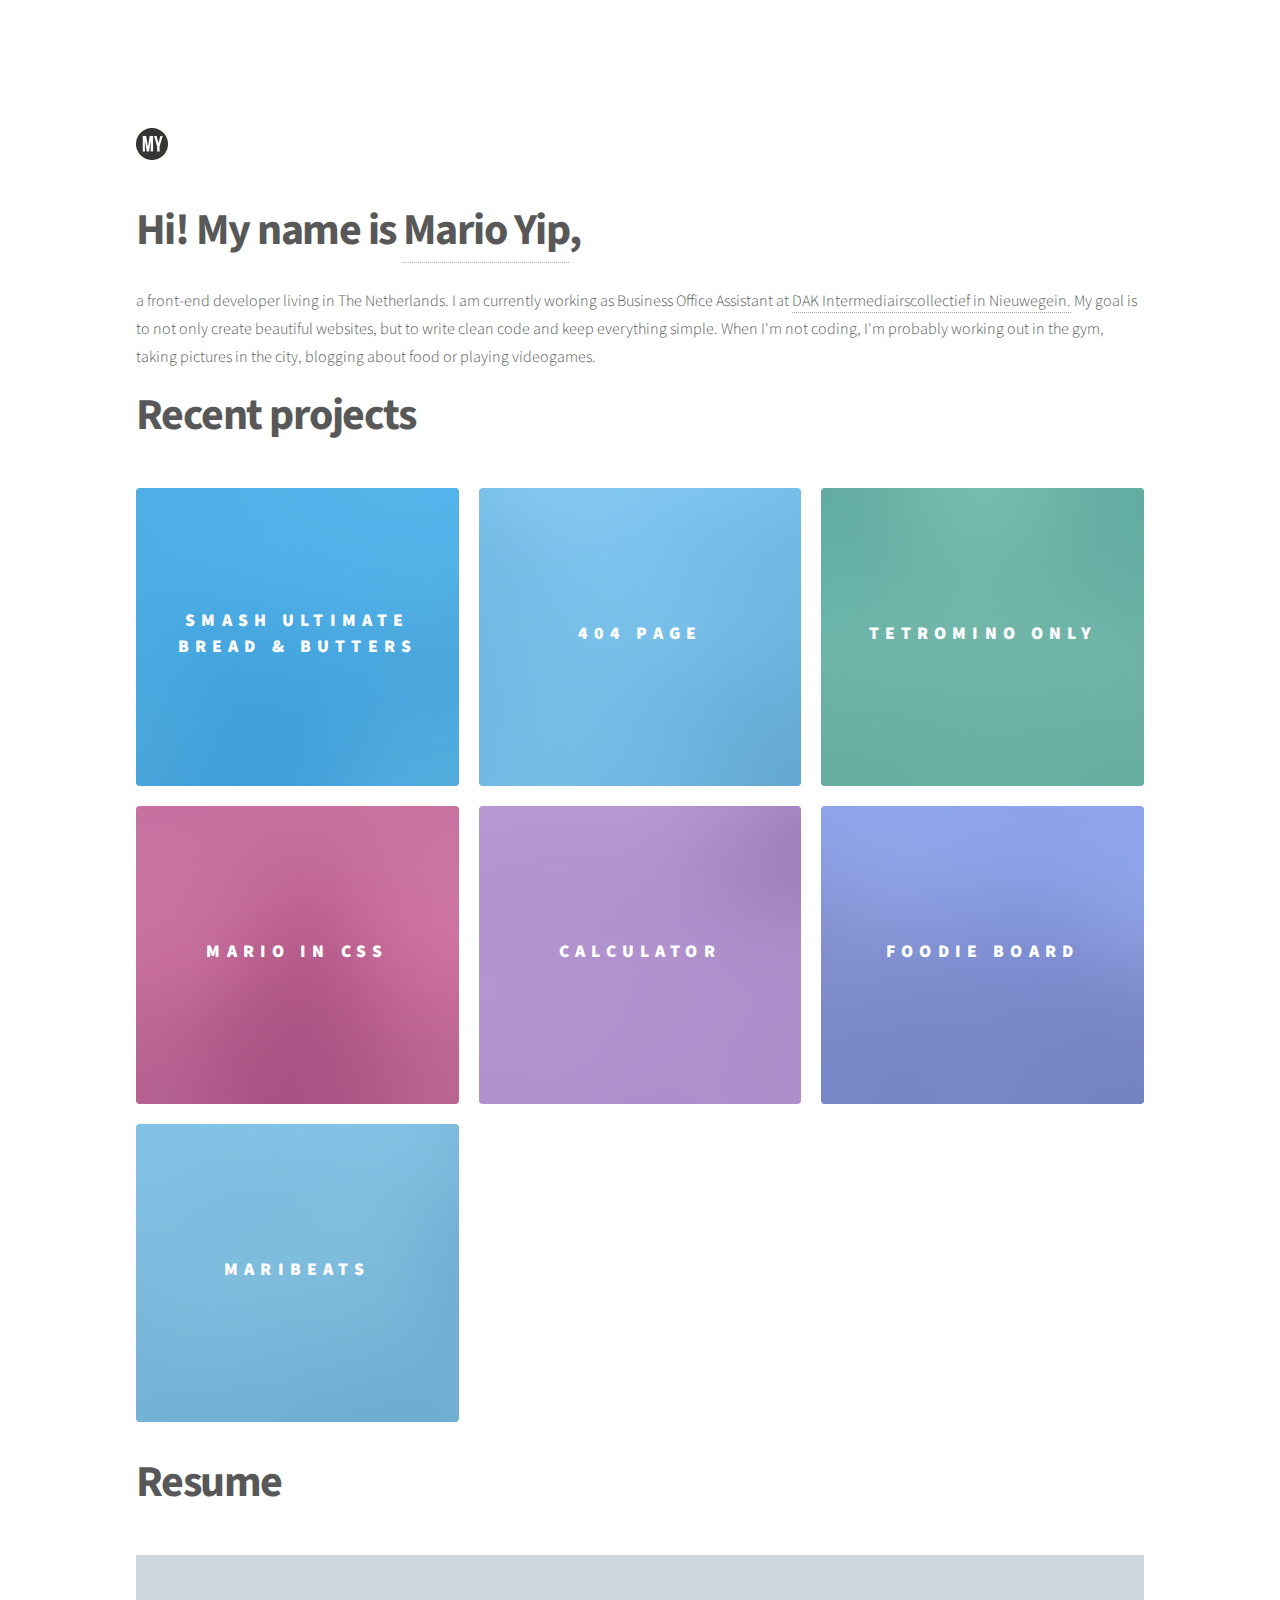
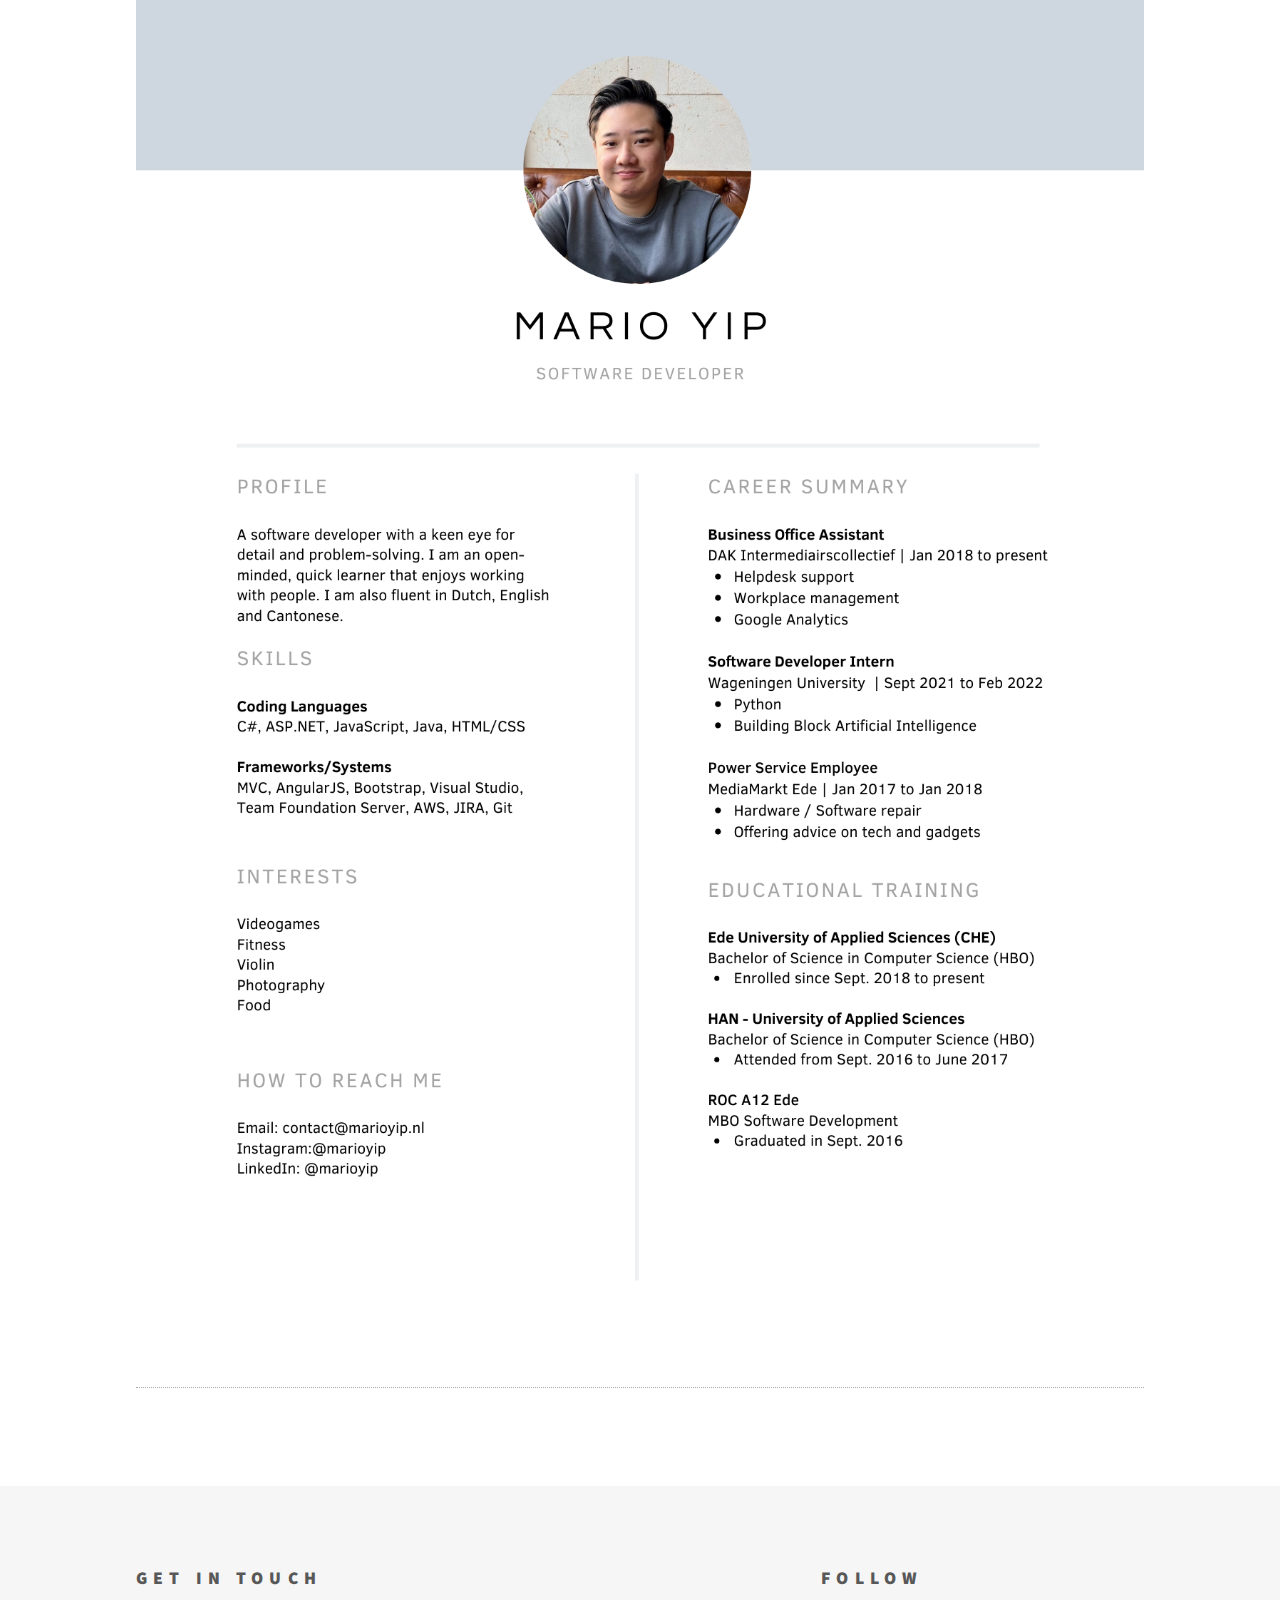
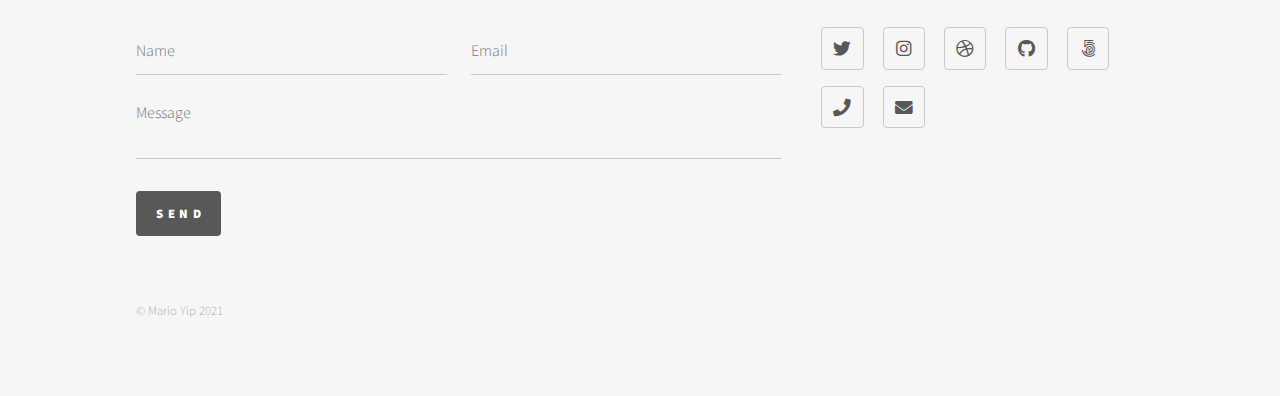
<file: index0.html>
<!DOCTYPE HTML>
<!--
Phantom by HTML5 UP
html5up.net | @ajlkn
Free for personal and commercial use under the CCA 3.0 license (html5up.net/license)
-->
<html>
<head>
	<title>Mario Yip</title>
	<meta charset="utf-8" />
	<meta name="viewport" content="width=device-width, initial-scale=1, user-scalable=no" />
	<link rel="stylesheet" href="assets/css/main.css" />
	<noscript><link rel="stylesheet" href="assets/css/noscript.css" /></noscript>
	<link rel="icon" type="image/png" sizes="16x16" href="../images/favicon.png">
</head>
<body class="is-preload">
	<!-- Wrapper -->
	<div id="wrapper">

		<!-- Header -->
		<header id="header">
			<div class="inner">

				<!-- Logo -->
				<a href="index.html" class="logo">
					<span class="symbol"><img src="images/logo.svg" alt="" /></span><span class="title"></span>
				</a>


			</div>
		</header>

		<!-- Main -->
		<div id="main">
			<div class="inner">
				<header>
					<h1>Hi! My name is <a href="https://instagram.com/marioyip">Mario Yip</a>,</h1>
					<p>
						a front-end developer living in The Netherlands. I am currently working as Business Office Assistant at <a href="https://dak.nl">DAK Intermediairscollectief in Nieuwegein.</a>

						My goal is to not only create beautiful websites, but to write clean code and keep everything simple.

						When I'm not coding, I'm probably working out in the gym, taking pictures in the city, blogging about food or playing videogames.</p>


					</p>
				</header>
				<h1>Recent projects</h1>
				<section class="tiles">
					<article class="style1">
						<span class="image">
							<img src="images/pic01.jpg" alt="" />
						</span>
						<a href="breadbutter.html">
							<h2>Smash Ultimate bread & butters</h2>
							<div class="content">
								<p>A website created to show all bread & butter combos in the Nintendo game Smash Bros Ultimate.</p>
							</div>
						</a>
					</article>
					<article class="style2">
						<span class="image">
							<img src="images/pic02.jpg" alt="" />
						</span>
						<a href="404page.html">
							<h2>404 page</h2>
							<div class="content">
								<p>A UX redesign of a 404 page.</p>
							</div>
						</a>
					</article>
					<article class="style3">
						<span class="image">
							<img src="images/pic03.jpg" alt="" />
						</span>
						<a href="tetrominoonly.html">
							<h2>Tetromino only</h2>
							<div class="content">
								<p>As a Tetris fan, I was wondering how to the game would be played if all the blocks where T-shaped.</p>
							</div>
						</a>
					</article>
					<article class="style4">
						<span class="image">
							<img src="images/pic04.jpg" alt="" />
						</span>
						<a href="marioincss.html">
							<h2>Mario in CSS</h2>
							<div class="content">
								<p>I recreated my profile picture in pure CSS3.</p>
							</div>
						</a>
					</article>
					<article class="style5">
						<span class="image">
							<img src="images/pic05.jpg" alt="" />
						</span>
						<a href="calculatorincsharp.html">
							<h2>Calculator</h2>
							<div class="content">
								<p>A calculator created in C#.</p>
							</div>
						</a>
					</article>
					<article class="style6">
						<span class="image">
							<img src="images/pic06.jpg" alt="" />
						</span>
						<a href="foodieboard.html">
							<h2>Foodie board</h2>
							<div class="content">
								<p>A dashboard to check fastfood consumed in Holland per year.</p>
							</div>
						</a>
					</article>
					<article class="style2">
						<span class="image">
							<img src="images/pic07.jpg" alt="" />
						</span>
						<a href="maribeats.html">
							<h2>Maribeats</h2>
							<div class="content">
								<p>A soundboard I created with voices I recorded myself. (Yes, that's my voice.)</p>
							</div>
						</a>
					</article>
				</section>
			</p>
			<h1>Resume</h1>
			<section >
				<a href="https://www.linkedin.com/in/marioyip"><img src="../images/resume.png" alt="Mario Yip resume"></a>
			</section>
		</div>
	</div>

<!-- Footer -->
<footer id="footer">
	<div class="inner">
		<section>
			<h2>Get in touch</h2>
			<form method="post" action="#">
				<div class="fields">
					<div class="field half">
						<input type="text" name="name" id="name" placeholder="Name" />
					</div>
					<div class="field half">
						<input type="email" name="email" id="email" placeholder="Email" />
					</div>
					<div class="field">
						<textarea name="message" id="message" placeholder="Message"></textarea>
					</div>
				</div>
				<ul class="actions">
					<li><input type="submit" value="Send" class="primary" /></li>
				</ul>
			</form>
		</section>
		<section>
			<h2>Follow</h2>
			<ul class="icons">
				<li><a href="https://twitter.com/maridude" class="icon brands style2 fa-twitter"><span class="label">Twitter</span></a></li>
				<li><a href="https://www.instagram.com/marioyip/" class="icon brands style2 fa-instagram"><span class="label">Instagram</span></a></li>
				<li><a href="#" class="icon brands style2 fa-dribbble"><span class="label">Dribbble</span></a></li>
				<li><a href="https://github.com/marioyip" class="icon brands style2 fa-github"><span class="label">GitHub</span></a></li>
				<li><a href="https://500px.com/p/marioyip" class="icon brands style2 fa-500px"><span class="label">500px</span></a></li>
				<li><a href="tel:06-27146071" class="icon solid style2 fa-phone"><span class="label">Phone</span></a></li>
				<li><a href="mailto:contact@marioyip.com" class="icon solid style2 fa-envelope"><span class="label">Email</span></a></li>
			</ul>
		</section>
		<ul class="copyright">
			<li>&copy; Mario Yip 2021</li></li>
		</ul>
	</div>
</footer>

</div>

<!-- Scripts -->
<script src="assets/js/jquery.min.js"></script>
<script src="assets/js/browser.min.js"></script>
<script src="assets/js/breakpoints.min.js"></script>
<script src="assets/js/util.js"></script>
<script src="assets/js/main.js"></script>

</body>
</html>
</file>
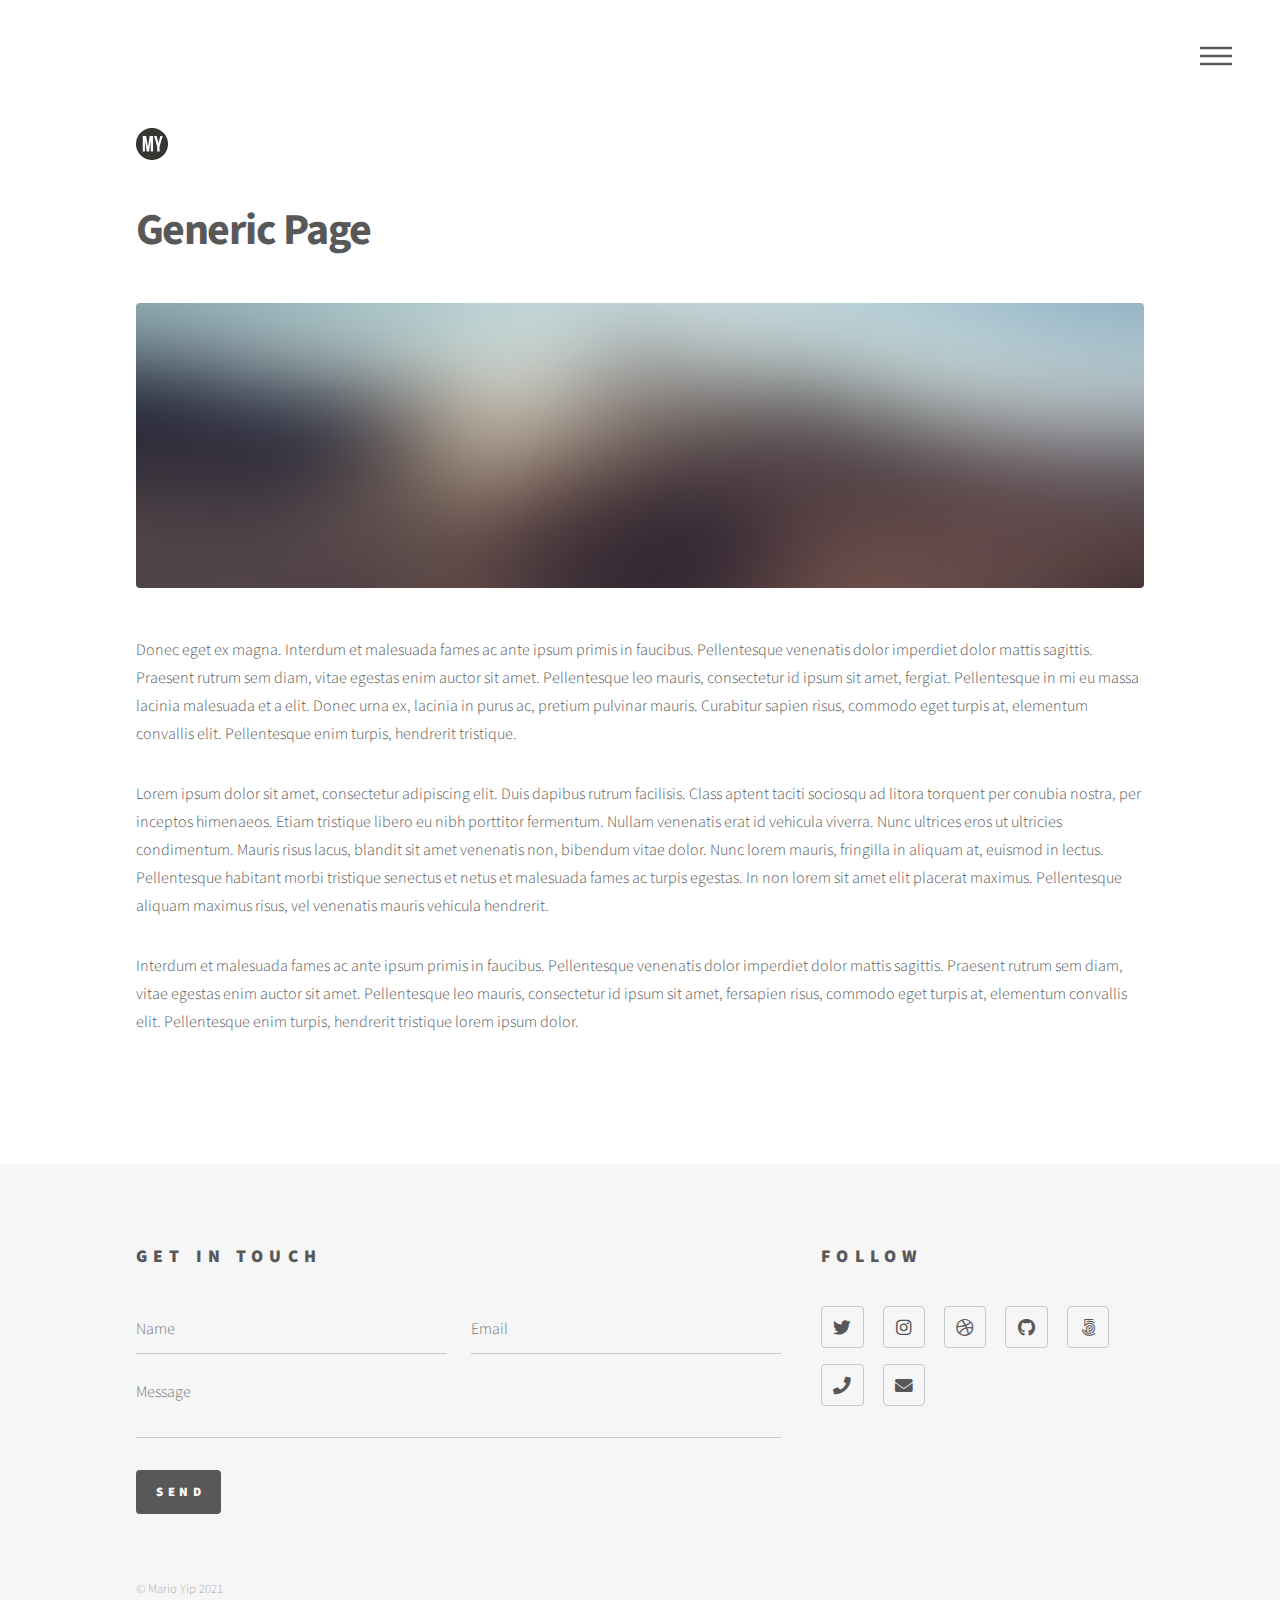
<file: maribeats.html>
<!DOCTYPE HTML>
<!--
	Phantom by HTML5 UP
	html5up.net | @ajlkn
	Free for personal and commercial use under the CCA 3.0 license (html5up.net/license)
-->
<html>
	<head>
		<title>Mario Yip</title>
		<meta charset="utf-8" />
		<meta name="viewport" content="width=device-width, initial-scale=1, user-scalable=no" />
		<link rel="stylesheet" href="assets/css/main.css" />
		<noscript><link rel="stylesheet" href="assets/css/noscript.css" /></noscript>
		<link rel="icon" type="image/png" sizes="16x16" href="../images/favicon.png">
	</head>
	<body class="is-preload">
		<!-- Wrapper -->
			<div id="wrapper">

				<!-- Header -->
					<header id="header">
						<div class="inner">

							<!-- Logo -->
								<a href="index.html" class="logo">
									<span class="symbol"><img src="images/logo.svg" alt="" /></span><span class="title"></span>
								</a>

							<!-- Nav -->
								<nav>
									<ul>
										<li><a href="#menu">Menu</a></li>
									</ul>
								</nav>

						</div>
					</header>

				<!-- Main -->
					<div id="main">
						<div class="inner">
							<h1>Generic Page</h1>
							<span class="image main"><img src="images/pic13.jpg" alt="" /></span>
							<p>Donec eget ex magna. Interdum et malesuada fames ac ante ipsum primis in faucibus. Pellentesque venenatis dolor imperdiet dolor mattis sagittis. Praesent rutrum sem diam, vitae egestas enim auctor sit amet. Pellentesque leo mauris, consectetur id ipsum sit amet, fergiat. Pellentesque in mi eu massa lacinia malesuada et a elit. Donec urna ex, lacinia in purus ac, pretium pulvinar mauris. Curabitur sapien risus, commodo eget turpis at, elementum convallis elit. Pellentesque enim turpis, hendrerit tristique.</p>
							<p>Lorem ipsum dolor sit amet, consectetur adipiscing elit. Duis dapibus rutrum facilisis. Class aptent taciti sociosqu ad litora torquent per conubia nostra, per inceptos himenaeos. Etiam tristique libero eu nibh porttitor fermentum. Nullam venenatis erat id vehicula viverra. Nunc ultrices eros ut ultricies condimentum. Mauris risus lacus, blandit sit amet venenatis non, bibendum vitae dolor. Nunc lorem mauris, fringilla in aliquam at, euismod in lectus. Pellentesque habitant morbi tristique senectus et netus et malesuada fames ac turpis egestas. In non lorem sit amet elit placerat maximus. Pellentesque aliquam maximus risus, vel venenatis mauris vehicula hendrerit.</p>
							<p>Interdum et malesuada fames ac ante ipsum primis in faucibus. Pellentesque venenatis dolor imperdiet dolor mattis sagittis. Praesent rutrum sem diam, vitae egestas enim auctor sit amet. Pellentesque leo mauris, consectetur id ipsum sit amet, fersapien risus, commodo eget turpis at, elementum convallis elit. Pellentesque enim turpis, hendrerit tristique lorem ipsum dolor.</p>
						</div>
					</div>

				<!-- Footer -->
					<footer id="footer">
						<div class="inner">
							<section>
								<h2>Get in touch</h2>
								<form method="post" action="#">
									<div class="fields">
										<div class="field half">
											<input type="text" name="name" id="name" placeholder="Name" />
										</div>
										<div class="field half">
											<input type="email" name="email" id="email" placeholder="Email" />
										</div>
										<div class="field">
											<textarea name="message" id="message" placeholder="Message"></textarea>
										</div>
									</div>
									<ul class="actions">
										<li><input type="submit" value="Send" class="primary" /></li>
									</ul>
								</form>
							</section>
							<section>
								<h2>Follow</h2>
								<ul class="icons">
									<li><a href="https://twitter.com/maridude" class="icon brands style2 fa-twitter"><span class="label">Twitter</span></a></li>
									<li><a href="https://www.instagram.com/marioyip/" class="icon brands style2 fa-instagram"><span class="label">Instagram</span></a></li>
									<li><a href="#" class="icon brands style2 fa-dribbble"><span class="label">Dribbble</span></a></li>
									<li><a href="https://github.com/marioyip" class="icon brands style2 fa-github"><span class="label">GitHub</span></a></li>
									<li><a href="https://500px.com/p/marioyip" class="icon brands style2 fa-500px"><span class="label">500px</span></a></li>
									<li><a href="tel:06-27146071" class="icon solid style2 fa-phone"><span class="label">Phone</span></a></li>
									<li><a href="mailto:contact@marioyip.com" class="icon solid style2 fa-envelope"><span class="label">Email</span></a></li>
								</ul>
							</section>
							<ul class="copyright">
								<li>&copy; Mario Yip 2021</li></li>
							</ul>
						</div>
					</footer>

			</div>

		<!-- Scripts -->
			<script src="assets/js/jquery.min.js"></script>
			<script src="assets/js/browser.min.js"></script>
			<script src="assets/js/breakpoints.min.js"></script>
			<script src="assets/js/util.js"></script>
			<script src="assets/js/main.js"></script>

	</body>
</html>
</file>
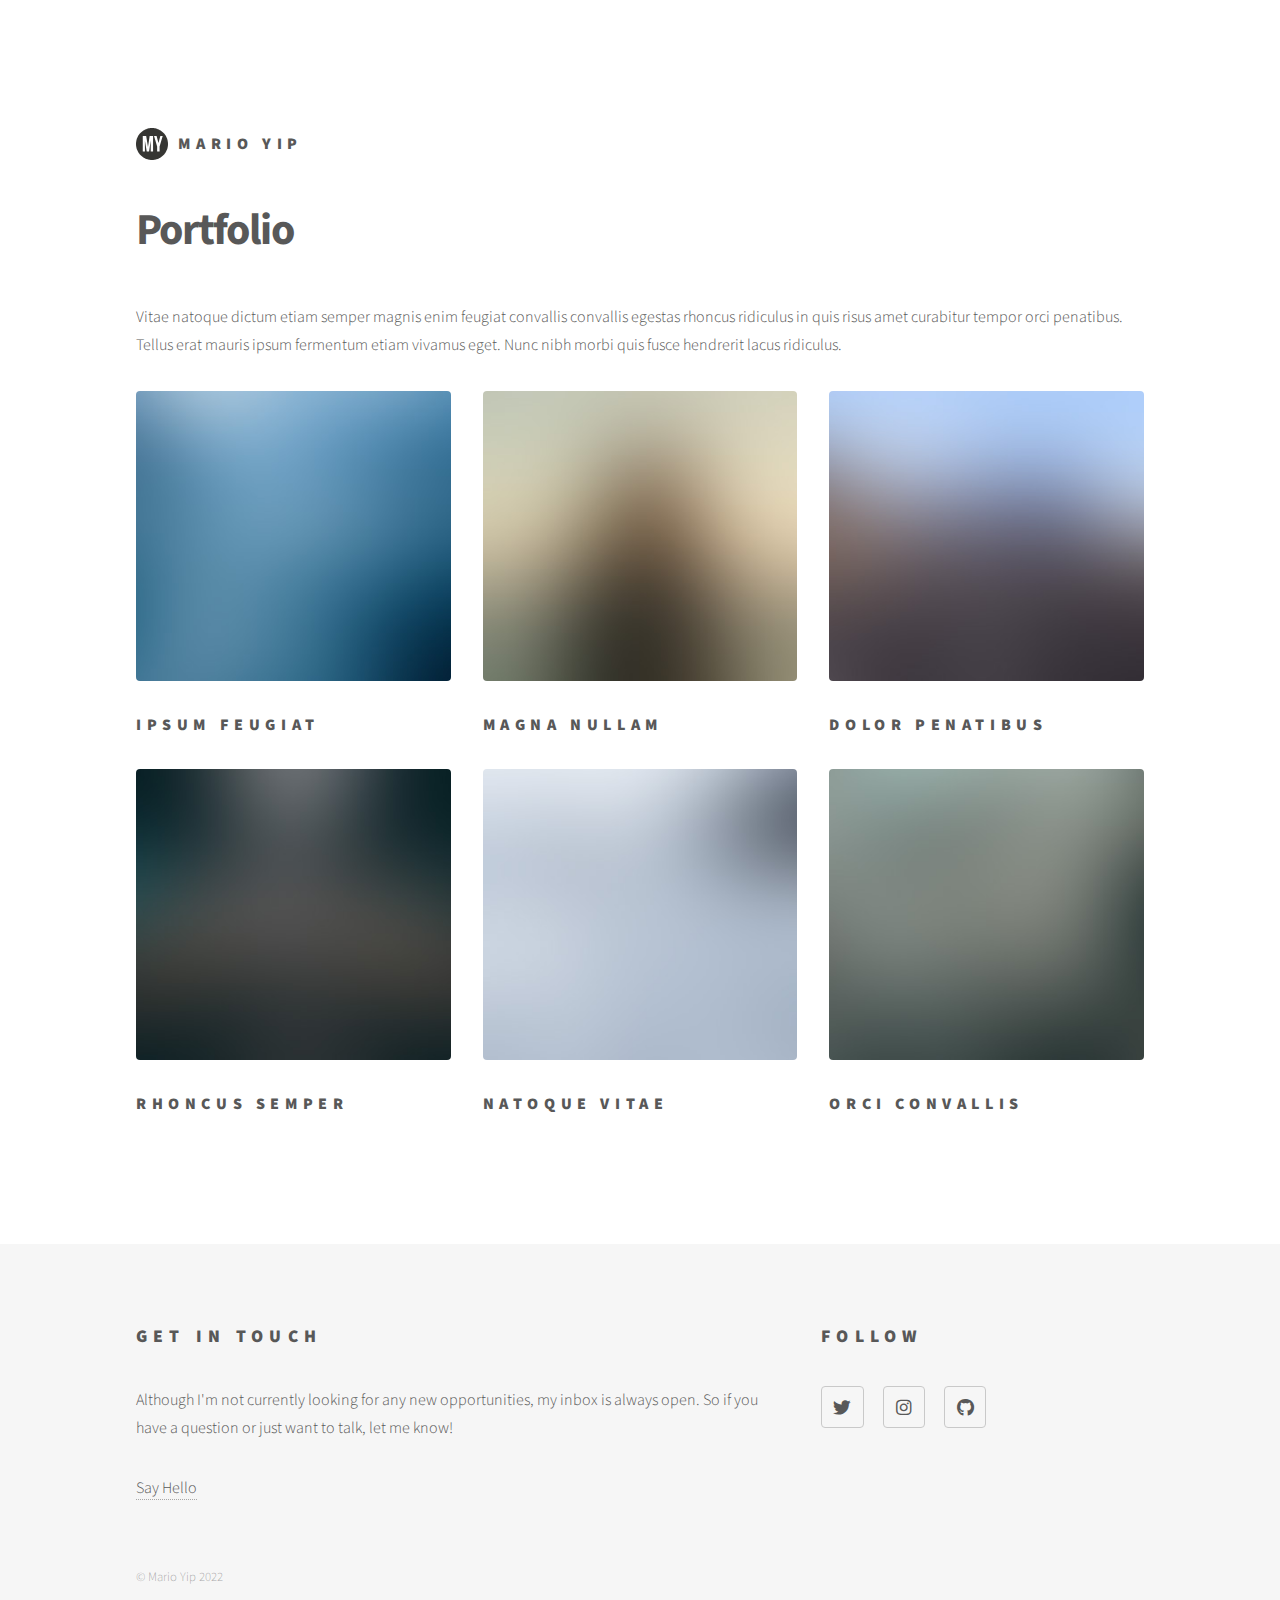
<file: portfolio.html>
<!DOCTYPE HTML>
<html>
<head>
	<title>Mario Yip</title>
	<meta charset="utf-8" />
	<meta name="viewport" content="width=device-width, initial-scale=1, user-scalable=no" />
	<link rel="stylesheet" href="assets/css/main.css" />
	<noscript><link rel="stylesheet" href="assets/css/noscript.css" /></noscript>
	<link rel="icon" type="image/png" sizes="16x16" href="../images/favicon.png">
</head>
<body class="is-preload">
	<!-- Wrapper -->
	<div id="wrapper">

		<!-- Header -->
		<header id="header">
			<div class="inner">

				<!-- Logo -->
				<a href="index.html" class="logo">
					<span class="symbol"><img src="images/logo.svg" alt="" /></span><span class="title">Mario Yip</span>
                    
                </a>
                

			</div>
		</header>

		<!-- Main -->
		<div id="main">
			<div class="inner">
				<header>
                    <h1>Portfolio</h1>
                </header>
				<!-- Portfolio -->
<section id="portfolio" class="one">
    <div class="container">
        <p>Vitae natoque dictum etiam semper magnis enim feugiat convallis convallis
        egestas rhoncus ridiculus in quis risus amet curabitur tempor orci penatibus.
        Tellus erat mauris ipsum fermentum etiam vivamus eget. Nunc nibh morbi quis
        fusce hendrerit lacus ridiculus.</p>

        <div class="row">
            <div class="col-4 col-12-mobile">
                <article class="item">
                    <a href="#" class="image fit"><img src="images/pic02.jpg" alt="" /></a>
                    <header>
                        <h3>Ipsum Feugiat</h3>
                    </header>
                </article>
                <article class="item">
                    <a href="#" class="image fit"><img src="images/pic03.jpg" alt="" /></a>
                    <header>
                        <h3>Rhoncus Semper</h3>
                    </header>
                </article>
            </div>
            <div class="col-4 col-12-mobile">
                <article class="item">
                    <a href="#" class="image fit"><img src="images/pic04.jpg" alt="" /></a>
                    <header>
                        <h3>Magna Nullam</h3>
                    </header>
                </article>
                <article class="item">
                    <a href="#" class="image fit"><img src="images/pic05.jpg" alt="" /></a>
                    <header>
                        <h3>Natoque Vitae</h3>
                    </header>
                </article>
            </div>
            <div class="col-4 col-12-mobile">
                <article class="item">
                    <a href="#" class="image fit"><img src="images/pic06.jpg" alt="" /></a>
                    <header>
                        <h3>Dolor Penatibus</h3>
                    </header>
                </article>
                <article class="item">
                    <a href="#" class="image fit"><img src="images/pic07.jpg" alt="" /></a>
                    <header>
                        <h3>Orci Convallis</h3>
                    </header>
                </article>
            </div>
        </div>

    </div>
</section>
			</div>
		</div>

		<!-- Footer -->
		<footer id="footer">
			<div class="inner">
				<section>
					<h2>Get in touch</h2>
					<p>Although I'm not currently looking for any new opportunities, my inbox is always open. So if you have a question or just want to talk, let me know!</p>
					<a class="email-link" href="mailto:contact@marioyip.nl" target="_blank">Say Hello</a>

				</section>
				<section>
					<h2>Follow</h2>
					<ul class="icons">
						<li><a href="https://twitter.com/maridude" class="icon brands style2 fa-twitter"><span class="label">Twitter</span></a></li>
						<li><a href="https://www.instagram.com/marioyip/" class="icon brands style2 fa-instagram"><span class="label">Instagram</span></a></li>
						<li><a href="https://github.com/marioyip" class="icon brands style2 fa-github"><span class="label">GitHub</span></a></li>
					</ul>
				</section>
				<ul class="copyright">
					<li>&copy; Mario Yip 2022</li></li>
				</ul>
			</div>
		</footer>

	</div>

	<!-- Scripts -->
	<script src="assets/js/jquery.min.js"></script>
	<script src="assets/js/browser.min.js"></script>
	<script src="assets/js/breakpoints.min.js"></script>
	<script src="assets/js/util.js"></script>
	<script src="assets/js/main.js"></script>

</body>
</html>
</file>
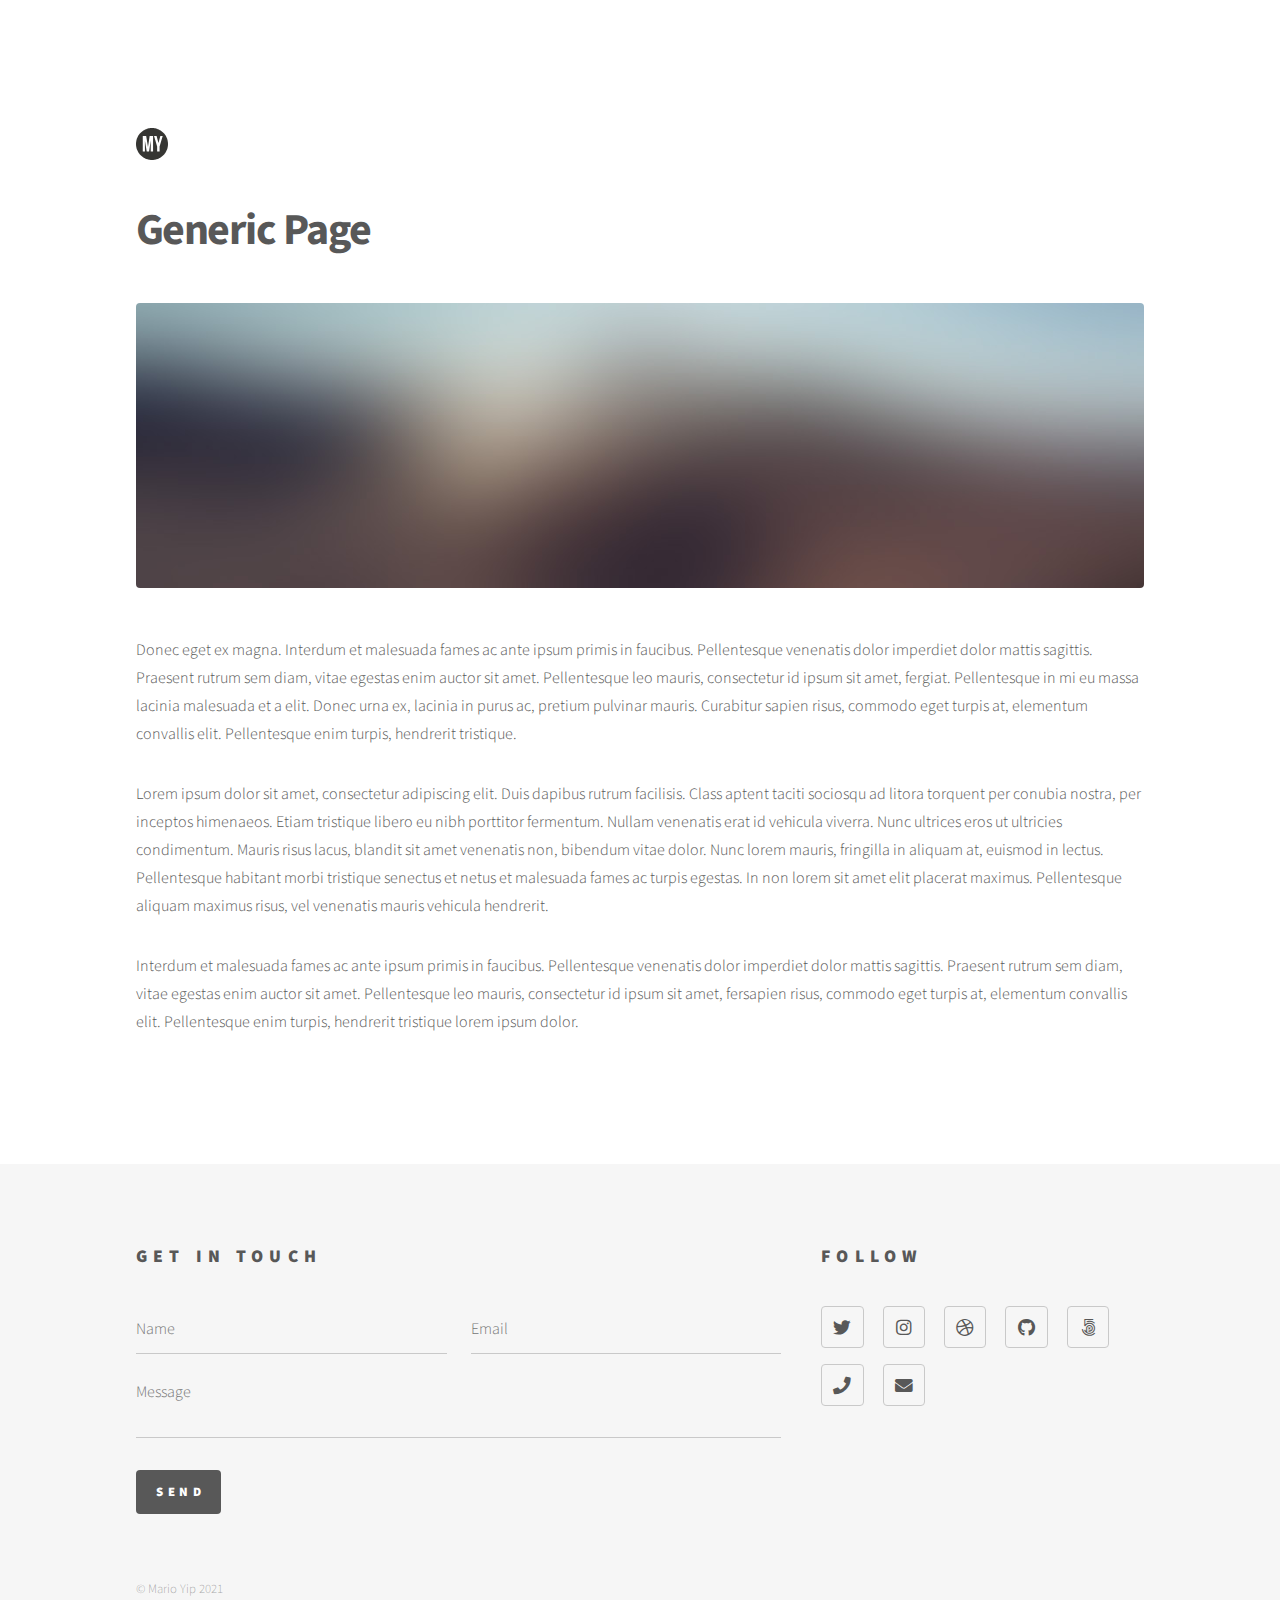
<file: tetrominoonly.html>
<!DOCTYPE HTML>
<!--
	Phantom by HTML5 UP
	html5up.net | @ajlkn
	Free for personal and commercial use under the CCA 3.0 license (html5up.net/license)
-->
<html>
	<head>
		<title>Mario Yip</title>
		<meta charset="utf-8" />
		<meta name="viewport" content="width=device-width, initial-scale=1, user-scalable=no" />
		<link rel="stylesheet" href="assets/css/main.css" />
		<link rel="icon" type="image/png" sizes="16x16" href="../images/favicon.png">
		<noscript><link rel="stylesheet" href="assets/css/noscript.css" /></noscript>
	</head>
	<body class="is-preload">
		<!-- Wrapper -->
			<div id="wrapper">

				<!-- Header -->
					<header id="header">
						<div class="inner">

							<!-- Logo -->
								<a href="index.html" class="logo">
									<span class="symbol"><img src="images/logo.svg" alt="" /></span><span class="title"></span>
								</a>

						</div>
					</header>

				<!-- Menu -->
					<nav id="menu">
						<h2>Menu</h2>
						<ul>
							<li><a href="index.html">Home</a></li>
							<li><a href="marioyip.nl/resume.pdf">Resume</a></li>
							<li><a href="https://github.com/marioyip">GitHub</a></li>
						</ul>
					</nav>

				<!-- Main -->
					<div id="main">
						<div class="inner">
							<h1>Generic Page</h1>
							<span class="image main"><img src="images/pic13.jpg" alt="" /></span>
							<p>Donec eget ex magna. Interdum et malesuada fames ac ante ipsum primis in faucibus. Pellentesque venenatis dolor imperdiet dolor mattis sagittis. Praesent rutrum sem diam, vitae egestas enim auctor sit amet. Pellentesque leo mauris, consectetur id ipsum sit amet, fergiat. Pellentesque in mi eu massa lacinia malesuada et a elit. Donec urna ex, lacinia in purus ac, pretium pulvinar mauris. Curabitur sapien risus, commodo eget turpis at, elementum convallis elit. Pellentesque enim turpis, hendrerit tristique.</p>
							<p>Lorem ipsum dolor sit amet, consectetur adipiscing elit. Duis dapibus rutrum facilisis. Class aptent taciti sociosqu ad litora torquent per conubia nostra, per inceptos himenaeos. Etiam tristique libero eu nibh porttitor fermentum. Nullam venenatis erat id vehicula viverra. Nunc ultrices eros ut ultricies condimentum. Mauris risus lacus, blandit sit amet venenatis non, bibendum vitae dolor. Nunc lorem mauris, fringilla in aliquam at, euismod in lectus. Pellentesque habitant morbi tristique senectus et netus et malesuada fames ac turpis egestas. In non lorem sit amet elit placerat maximus. Pellentesque aliquam maximus risus, vel venenatis mauris vehicula hendrerit.</p>
							<p>Interdum et malesuada fames ac ante ipsum primis in faucibus. Pellentesque venenatis dolor imperdiet dolor mattis sagittis. Praesent rutrum sem diam, vitae egestas enim auctor sit amet. Pellentesque leo mauris, consectetur id ipsum sit amet, fersapien risus, commodo eget turpis at, elementum convallis elit. Pellentesque enim turpis, hendrerit tristique lorem ipsum dolor.</p>
						</div>
					</div>

				<!-- Footer -->
					<footer id="footer">
						<div class="inner">
							<section>
								<h2>Get in touch</h2>
								<form method="post" action="#">
									<div class="fields">
										<div class="field half">
											<input type="text" name="name" id="name" placeholder="Name" />
										</div>
										<div class="field half">
											<input type="email" name="email" id="email" placeholder="Email" />
										</div>
										<div class="field">
											<textarea name="message" id="message" placeholder="Message"></textarea>
										</div>
									</div>
									<ul class="actions">
										<li><input type="submit" value="Send" class="primary" /></li>
									</ul>
								</form>
							</section>
							<section>
								<h2>Follow</h2>
								<ul class="icons">
									<li><a href="https://twitter.com/maridude" class="icon brands style2 fa-twitter"><span class="label">Twitter</span></a></li>
									<li><a href="https://www.instagram.com/marioyip/" class="icon brands style2 fa-instagram"><span class="label">Instagram</span></a></li>
									<li><a href="#" class="icon brands style2 fa-dribbble"><span class="label">Dribbble</span></a></li>
									<li><a href="https://github.com/marioyip" class="icon brands style2 fa-github"><span class="label">GitHub</span></a></li>
									<li><a href="https://500px.com/p/marioyip" class="icon brands style2 fa-500px"><span class="label">500px</span></a></li>
									<li><a href="tel:06-27146071" class="icon solid style2 fa-phone"><span class="label">Phone</span></a></li>
									<li><a href="mailto:contact@marioyip.com" class="icon solid style2 fa-envelope"><span class="label">Email</span></a></li>
								</ul>
							</section>
							<ul class="copyright">
								<li>&copy; Mario Yip 2021</li></li>
							</ul>
						</div>
					</footer>

			</div>

		<!-- Scripts -->
			<script src="assets/js/jquery.min.js"></script>
			<script src="assets/js/browser.min.js"></script>
			<script src="assets/js/breakpoints.min.js"></script>
			<script src="assets/js/util.js"></script>
			<script src="assets/js/main.js"></script>

	</body>
</html>
</file>
<file: assets/css/noscript.css>
/*
	Phantom by HTML5 UP
	html5up.net | @ajlkn
	Free for personal and commercial use under the CCA 3.0 license (html5up.net/license)
*/

/* Tiles */

	body.is-preload .tiles article {
		-moz-transform: none;
		-webkit-transform: none;
		-ms-transform: none;
		transform: none;
		opacity: 1;
	}
</file>
<file: assets/css/main.css>
@import url(fontawesome-all.min.css);
@import url("https://fonts.googleapis.com/css?family=Source+Sans+Pro:300,700,900");

/*
	Phantom by HTML5 UP
	html5up.net | @ajlkn
	Free for personal and commercial use under the CCA 3.0 license (html5up.net/license)
*/

html, body, div, span, applet, object,
iframe, h1, h2, h3, h4, h5, h6, p, blockquote,
pre, a, abbr, acronym, address, big, cite,
code, del, dfn, em, img, ins, kbd, q, s, samp,
small, strike, strong, sub, sup, tt, var, b,
u, i, center, dl, dt, dd, ol, ul, li, fieldset,
form, label, legend, table, caption, tbody,
tfoot, thead, tr, th, td, article, aside,
canvas, details, embed, figure, figcaption,
footer, header, hgroup, menu, nav, output, ruby,
section, summary, time, mark, audio, video {
	margin: 0;
	padding: 0;
	border: 0;
	font-size: 100%;
	font: inherit;
	vertical-align: baseline;}

article, aside, details, figcaption, figure,
footer, header, hgroup, menu, nav, section {
	display: block;}

body {
	line-height: 1;
}

ol, ul {
	list-style: none;
}

blockquote, q {
	quotes: none;
}

	blockquote:before, blockquote:after, q:before, q:after {
		content: '';
		content: none;
	}

table {
	border-collapse: collapse;
	border-spacing: 0;
}

body {
	-webkit-text-size-adjust: none;
}

mark {
	background-color: transparent;
	color: inherit;
}

input::-moz-focus-inner {
	border: 0;
	padding: 0;
}

input, select, textarea {
	-moz-appearance: none;
	-webkit-appearance: none;
	-ms-appearance: none;
	appearance: none;
}

/* Basic */

	@-ms-viewport {
		width: device-width;
	}

	body {
		-ms-overflow-style: scrollbar;
	}

	@media screen and (max-width: 480px) {

		html, body {
			min-width: 320px;
		}

	}

	html {
		box-sizing: border-box;
	}

	*, *:before, *:after {
		box-sizing: inherit;
	}

	body {
		background: #ffffff;
	}

		body.is-preload *, body.is-preload *:before, body.is-preload *:after {
			-moz-animation: none !important;
			-webkit-animation: none !important;
			-ms-animation: none !important;
			animation: none !important;
			-moz-transition: none !important;
			-webkit-transition: none !important;
			-ms-transition: none !important;
			transition: none !important;
		}

/* Type */

	body, input, select, textarea {
		color: #585858;
		font-family: "Source Sans Pro", Helvetica, sans-serif;
		font-size: 16pt;
		font-weight: 300;
		line-height: 1.75;
	}

		@media screen and (max-width: 1680px) {

			body, input, select, textarea {
				font-size: 14pt;
			}

		}

		@media screen and (max-width: 1280px) {

			body, input, select, textarea {
				font-size: 12pt;
			}

		}

	a {
		-moz-transition: border-bottom-color 0.2s ease, color 0.2s ease;
		-webkit-transition: border-bottom-color 0.2s ease, color 0.2s ease;
		-ms-transition: border-bottom-color 0.2s ease, color 0.2s ease;
		transition: border-bottom-color 0.2s ease, color 0.2s ease;
		text-decoration: none;
		color: #585858;
		border-bottom: dotted 1px rgba(88, 88, 88, 0.5);
	}

		a:hover {
			border-bottom-color: transparent;
			color: #38B6FF !important;
		}

	strong, b {
		font-weight: 900;
	}

	em, i {
		font-style: italic;
	}

	p {
		margin: 0 0 2em 0;
	}

	h1 {
		font-size: 2.75em;
		font-weight: 700;
		line-height: 1.3;
		margin: 0 0 1em 0;
		letter-spacing: -0.035em;
	}

		h1 a {
			color: inherit;
		}

		@media screen and (max-width: 736px) {

			h1 {
				font-size: 2em;
				margin: 0 0 1em 0;
			}

		}

		@media screen and (max-width: 360px) {

			h1 {
				font-size: 1.75em;
			}

		}

	h2, h3, h4, h5, h6 {
		font-weight: 900;
		line-height: 1.5;
		margin: 0 0 2em 0;
		text-transform: uppercase;
		letter-spacing: 0.35em;
	}

		h2 a, h3 a, h4 a, h5 a, h6 a {
			color: inherit;
		}

	h2 {
		font-size: 1.1em;
	}

	h3 {
		font-size: 1em;
	}

	h4 {
		font-size: 0.8em;
	}

	h5 {
		font-size: 0.8em;
	}

	h6 {
		font-size: 0.8em;
	}

	@media screen and (max-width: 980px) {

		h1 br, h2 br, h3 br, h4 br, h5 br, h6 br {
			display: none;
		}

	}

	@media screen and (max-width: 736px) {

		h2 {
			font-size: 1em;
		}

		h3 {
			font-size: 0.8em;
		}

	}

	sub {
		font-size: 0.8em;
		position: relative;
		top: 0.5em;
	}

	sup {
		font-size: 0.8em;
		position: relative;
		top: -0.5em;
	}

	blockquote {
		border-left: solid 4px #c9c9c9;
		font-style: italic;
		margin: 0 0 2em 0;
		padding: 0.5em 0 0.5em 2em;
	}

	code {
		background: rgba(144, 144, 144, 0.075);
		border-radius: 4px;
		border: solid 1px #c9c9c9;
		font-family: "Courier New", monospace;
		font-size: 0.9em;
		margin: 0 0.25em;
		padding: 0.25em 0.65em;
	}

	pre {
		-webkit-overflow-scrolling: touch;
		font-family: "Courier New", monospace;
		font-size: 0.9em;
		margin: 0 0 2em 0;
	}

		pre code {
			display: block;
			line-height: 1.75;
			padding: 1em 1.5em;
			overflow-x: auto;
		}

	hr {
		border: 0;
		border-bottom: solid 1px #c9c9c9;
		margin: 2em 0;
	}

		hr.major {
			margin: 3em 0;
		}

	.align-left {
		text-align: left;
	}

	.align-center {
		text-align: center;
	}

	.align-right {
		text-align: right;
	}

/* Row */

	.row {
		display: flex;
		flex-wrap: wrap;
		box-sizing: border-box;
		align-items: stretch;
	}

		.row > * {
			box-sizing: border-box;
		}

		.row.gtr-uniform > * > :last-child {
			margin-bottom: 0;
		}

		.row.aln-left {
			justify-content: flex-start;
		}

		.row.aln-center {
			justify-content: center;
		}

		.row.aln-right {
			justify-content: flex-end;
		}

		.row.aln-top {
			align-items: flex-start;
		}

		.row.aln-middle {
			align-items: center;
		}

		.row.aln-bottom {
			align-items: flex-end;
		}

		.row > .imp {
			order: -1;
		}

		.row > .col-1 {
			width: 8.33333%;
		}

		.row > .off-1 {
			margin-left: 8.33333%;
		}

		.row > .col-2 {
			width: 16.66667%;
		}

		.row > .off-2 {
			margin-left: 16.66667%;
		}

		.row > .col-3 {
			width: 25%;
		}

		.row > .off-3 {
			margin-left: 25%;
		}

		.row > .col-4 {
			width: 33.33333%;
		}

		.row > .off-4 {
			margin-left: 33.33333%;
		}

		.row > .col-5 {
			width: 41.66667%;
		}

		.row > .off-5 {
			margin-left: 41.66667%;
		}

		.row > .col-6 {
			width: 50%;
		}

		.row > .off-6 {
			margin-left: 50%;
		}

		.row > .col-7 {
			width: 58.33333%;
		}

		.row > .off-7 {
			margin-left: 58.33333%;
		}

		.row > .col-8 {
			width: 66.66667%;
		}

		.row > .off-8 {
			margin-left: 66.66667%;
		}

		.row > .col-9 {
			width: 75%;
		}

		.row > .off-9 {
			margin-left: 75%;
		}

		.row > .col-10 {
			width: 83.33333%;
		}

		.row > .off-10 {
			margin-left: 83.33333%;
		}

		.row > .col-11 {
			width: 91.66667%;
		}

		.row > .off-11 {
			margin-left: 91.66667%;
		}

		.row > .col-12 {
			width: 100%;
		}

		.row > .off-12 {
			margin-left: 100%;
		}

		.row.gtr-0 {
			margin-top: 0;
			margin-left: 0em;
		}

			.row.gtr-0 > * {
				padding: 0 0 0 0em;
			}

			.row.gtr-0.gtr-uniform {
				margin-top: 0em;
			}

				.row.gtr-0.gtr-uniform > * {
					padding-top: 0em;
				}

		.row.gtr-25 {
			margin-top: 0;
			margin-left: -0.5em;
		}

			.row.gtr-25 > * {
				padding: 0 0 0 0.5em;
			}

			.row.gtr-25.gtr-uniform {
				margin-top: -0.5em;
			}

				.row.gtr-25.gtr-uniform > * {
					padding-top: 0.5em;
				}

		.row.gtr-50 {
			margin-top: 0;
			margin-left: -1em;
		}

			.row.gtr-50 > * {
				padding: 0 0 0 1em;
			}

			.row.gtr-50.gtr-uniform {
				margin-top: -1em;
			}

				.row.gtr-50.gtr-uniform > * {
					padding-top: 1em;
				}

		.row {
			margin-top: 0;
			margin-left: -2em;
		}

			.row > * {
				padding: 0 0 0 2em;
			}

			.row.gtr-uniform {
				margin-top: -2em;
			}

				.row.gtr-uniform > * {
					padding-top: 2em;
				}

		.row.gtr-150 {
			margin-top: 0;
			margin-left: -3em;
		}

			.row.gtr-150 > * {
				padding: 0 0 0 3em;
			}

			.row.gtr-150.gtr-uniform {
				margin-top: -3em;
			}

				.row.gtr-150.gtr-uniform > * {
					padding-top: 3em;
				}

		.row.gtr-200 {
			margin-top: 0;
			margin-left: -4em;
		}

			.row.gtr-200 > * {
				padding: 0 0 0 4em;
			}

			.row.gtr-200.gtr-uniform {
				margin-top: -4em;
			}

				.row.gtr-200.gtr-uniform > * {
					padding-top: 4em;
				}

		@media screen and (max-width: 1680px) {

			.row {
				display: flex;
				flex-wrap: wrap;
				box-sizing: border-box;
				align-items: stretch;
			}

				.row > * {
					box-sizing: border-box;
				}

				.row.gtr-uniform > * > :last-child {
					margin-bottom: 0;
				}

				.row.aln-left {
					justify-content: flex-start;
				}

				.row.aln-center {
					justify-content: center;
				}

				.row.aln-right {
					justify-content: flex-end;
				}

				.row.aln-top {
					align-items: flex-start;
				}

				.row.aln-middle {
					align-items: center;
				}

				.row.aln-bottom {
					align-items: flex-end;
				}

				.row > .imp-xlarge {
					order: -1;
				}

				.row > .col-1-xlarge {
					width: 8.33333%;
				}

				.row > .off-1-xlarge {
					margin-left: 8.33333%;
				}

				.row > .col-2-xlarge {
					width: 16.66667%;
				}

				.row > .off-2-xlarge {
					margin-left: 16.66667%;
				}

				.row > .col-3-xlarge {
					width: 25%;
				}

				.row > .off-3-xlarge {
					margin-left: 25%;
				}

				.row > .col-4-xlarge {
					width: 33.33333%;
				}

				.row > .off-4-xlarge {
					margin-left: 33.33333%;
				}

				.row > .col-5-xlarge {
					width: 41.66667%;
				}

				.row > .off-5-xlarge {
					margin-left: 41.66667%;
				}

				.row > .col-6-xlarge {
					width: 50%;
				}

				.row > .off-6-xlarge {
					margin-left: 50%;
				}

				.row > .col-7-xlarge {
					width: 58.33333%;
				}

				.row > .off-7-xlarge {
					margin-left: 58.33333%;
				}

				.row > .col-8-xlarge {
					width: 66.66667%;
				}

				.row > .off-8-xlarge {
					margin-left: 66.66667%;
				}

				.row > .col-9-xlarge {
					width: 75%;
				}

				.row > .off-9-xlarge {
					margin-left: 75%;
				}

				.row > .col-10-xlarge {
					width: 83.33333%;
				}

				.row > .off-10-xlarge {
					margin-left: 83.33333%;
				}

				.row > .col-11-xlarge {
					width: 91.66667%;
				}

				.row > .off-11-xlarge {
					margin-left: 91.66667%;
				}

				.row > .col-12-xlarge {
					width: 100%;
				}

				.row > .off-12-xlarge {
					margin-left: 100%;
				}

				.row.gtr-0 {
					margin-top: 0;
					margin-left: 0em;
				}

					.row.gtr-0 > * {
						padding: 0 0 0 0em;
					}

					.row.gtr-0.gtr-uniform {
						margin-top: 0em;
					}

						.row.gtr-0.gtr-uniform > * {
							padding-top: 0em;
						}

				.row.gtr-25 {
					margin-top: 0;
					margin-left: -0.5em;
				}

					.row.gtr-25 > * {
						padding: 0 0 0 0.5em;
					}

					.row.gtr-25.gtr-uniform {
						margin-top: -0.5em;
					}

						.row.gtr-25.gtr-uniform > * {
							padding-top: 0.5em;
						}

				.row.gtr-50 {
					margin-top: 0;
					margin-left: -1em;
				}

					.row.gtr-50 > * {
						padding: 0 0 0 1em;
					}

					.row.gtr-50.gtr-uniform {
						margin-top: -1em;
					}

						.row.gtr-50.gtr-uniform > * {
							padding-top: 1em;
						}

				.row {
					margin-top: 0;
					margin-left: -2em;
				}

					.row > * {
						padding: 0 0 0 2em;
					}

					.row.gtr-uniform {
						margin-top: -2em;
					}

						.row.gtr-uniform > * {
							padding-top: 2em;
						}

				.row.gtr-150 {
					margin-top: 0;
					margin-left: -3em;
				}

					.row.gtr-150 > * {
						padding: 0 0 0 3em;
					}

					.row.gtr-150.gtr-uniform {
						margin-top: -3em;
					}

						.row.gtr-150.gtr-uniform > * {
							padding-top: 3em;
						}

				.row.gtr-200 {
					margin-top: 0;
					margin-left: -4em;
				}

					.row.gtr-200 > * {
						padding: 0 0 0 4em;
					}

					.row.gtr-200.gtr-uniform {
						margin-top: -4em;
					}

						.row.gtr-200.gtr-uniform > * {
							padding-top: 4em;
						}

		}

		@media screen and (max-width: 1280px) {

			.row {
				display: flex;
				flex-wrap: wrap;
				box-sizing: border-box;
				align-items: stretch;
			}

				.row > * {
					box-sizing: border-box;
				}

				.row.gtr-uniform > * > :last-child {
					margin-bottom: 0;
				}

				.row.aln-left {
					justify-content: flex-start;
				}

				.row.aln-center {
					justify-content: center;
				}

				.row.aln-right {
					justify-content: flex-end;
				}

				.row.aln-top {
					align-items: flex-start;
				}

				.row.aln-middle {
					align-items: center;
				}

				.row.aln-bottom {
					align-items: flex-end;
				}

				.row > .imp-large {
					order: -1;
				}

				.row > .col-1-large {
					width: 8.33333%;
				}

				.row > .off-1-large {
					margin-left: 8.33333%;
				}

				.row > .col-2-large {
					width: 16.66667%;
				}

				.row > .off-2-large {
					margin-left: 16.66667%;
				}

				.row > .col-3-large {
					width: 25%;
				}

				.row > .off-3-large {
					margin-left: 25%;
				}

				.row > .col-4-large {
					width: 33.33333%;
				}

				.row > .off-4-large {
					margin-left: 33.33333%;
				}

				.row > .col-5-large {
					width: 41.66667%;
				}

				.row > .off-5-large {
					margin-left: 41.66667%;
				}

				.row > .col-6-large {
					width: 50%;
				}

				.row > .off-6-large {
					margin-left: 50%;
				}

				.row > .col-7-large {
					width: 58.33333%;
				}

				.row > .off-7-large {
					margin-left: 58.33333%;
				}

				.row > .col-8-large {
					width: 66.66667%;
				}

				.row > .off-8-large {
					margin-left: 66.66667%;
				}

				.row > .col-9-large {
					width: 75%;
				}

				.row > .off-9-large {
					margin-left: 75%;
				}

				.row > .col-10-large {
					width: 83.33333%;
				}

				.row > .off-10-large {
					margin-left: 83.33333%;
				}

				.row > .col-11-large {
					width: 91.66667%;
				}

				.row > .off-11-large {
					margin-left: 91.66667%;
				}

				.row > .col-12-large {
					width: 100%;
				}

				.row > .off-12-large {
					margin-left: 100%;
				}

				.row.gtr-0 {
					margin-top: 0;
					margin-left: 0em;
				}

					.row.gtr-0 > * {
						padding: 0 0 0 0em;
					}

					.row.gtr-0.gtr-uniform {
						margin-top: 0em;
					}

						.row.gtr-0.gtr-uniform > * {
							padding-top: 0em;
						}

				.row.gtr-25 {
					margin-top: 0;
					margin-left: -0.5em;
				}

					.row.gtr-25 > * {
						padding: 0 0 0 0.5em;
					}

					.row.gtr-25.gtr-uniform {
						margin-top: -0.5em;
					}

						.row.gtr-25.gtr-uniform > * {
							padding-top: 0.5em;
						}

				.row.gtr-50 {
					margin-top: 0;
					margin-left: -1em;
				}

					.row.gtr-50 > * {
						padding: 0 0 0 1em;
					}

					.row.gtr-50.gtr-uniform {
						margin-top: -1em;
					}

						.row.gtr-50.gtr-uniform > * {
							padding-top: 1em;
						}

				.row {
					margin-top: 0;
					margin-left: -2em;
				}

					.row > * {
						padding: 0 0 0 2em;
					}

					.row.gtr-uniform {
						margin-top: -2em;
					}

						.row.gtr-uniform > * {
							padding-top: 2em;
						}

				.row.gtr-150 {
					margin-top: 0;
					margin-left: -3em;
				}

					.row.gtr-150 > * {
						padding: 0 0 0 3em;
					}

					.row.gtr-150.gtr-uniform {
						margin-top: -3em;
					}

						.row.gtr-150.gtr-uniform > * {
							padding-top: 3em;
						}

				.row.gtr-200 {
					margin-top: 0;
					margin-left: -4em;
				}

					.row.gtr-200 > * {
						padding: 0 0 0 4em;
					}

					.row.gtr-200.gtr-uniform {
						margin-top: -4em;
					}

						.row.gtr-200.gtr-uniform > * {
							padding-top: 4em;
						}

		}

		@media screen and (max-width: 980px) {

			.row {
				display: flex;
				flex-wrap: wrap;
				box-sizing: border-box;
				align-items: stretch;
			}

				.row > * {
					box-sizing: border-box;
				}

				.row.gtr-uniform > * > :last-child {
					margin-bottom: 0;
				}

				.row.aln-left {
					justify-content: flex-start;
				}

				.row.aln-center {
					justify-content: center;
				}

				.row.aln-right {
					justify-content: flex-end;
				}

				.row.aln-top {
					align-items: flex-start;
				}

				.row.aln-middle {
					align-items: center;
				}

				.row.aln-bottom {
					align-items: flex-end;
				}

				.row > .imp-medium {
					order: -1;
				}

				.row > .col-1-medium {
					width: 8.33333%;
				}

				.row > .off-1-medium {
					margin-left: 8.33333%;
				}

				.row > .col-2-medium {
					width: 16.66667%;
				}

				.row > .off-2-medium {
					margin-left: 16.66667%;
				}

				.row > .col-3-medium {
					width: 25%;
				}

				.row > .off-3-medium {
					margin-left: 25%;
				}

				.row > .col-4-medium {
					width: 33.33333%;
				}

				.row > .off-4-medium {
					margin-left: 33.33333%;
				}

				.row > .col-5-medium {
					width: 41.66667%;
				}

				.row > .off-5-medium {
					margin-left: 41.66667%;
				}

				.row > .col-6-medium {
					width: 50%;
				}

				.row > .off-6-medium {
					margin-left: 50%;
				}

				.row > .col-7-medium {
					width: 58.33333%;
				}

				.row > .off-7-medium {
					margin-left: 58.33333%;
				}

				.row > .col-8-medium {
					width: 66.66667%;
				}

				.row > .off-8-medium {
					margin-left: 66.66667%;
				}

				.row > .col-9-medium {
					width: 75%;
				}

				.row > .off-9-medium {
					margin-left: 75%;
				}

				.row > .col-10-medium {
					width: 83.33333%;
				}

				.row > .off-10-medium {
					margin-left: 83.33333%;
				}

				.row > .col-11-medium {
					width: 91.66667%;
				}

				.row > .off-11-medium {
					margin-left: 91.66667%;
				}

				.row > .col-12-medium {
					width: 100%;
				}

				.row > .off-12-medium {
					margin-left: 100%;
				}

				.row.gtr-0 {
					margin-top: 0;
					margin-left: 0em;
				}

					.row.gtr-0 > * {
						padding: 0 0 0 0em;
					}

					.row.gtr-0.gtr-uniform {
						margin-top: 0em;
					}

						.row.gtr-0.gtr-uniform > * {
							padding-top: 0em;
						}

				.row.gtr-25 {
					margin-top: 0;
					margin-left: -0.375em;
				}

					.row.gtr-25 > * {
						padding: 0 0 0 0.375em;
					}

					.row.gtr-25.gtr-uniform {
						margin-top: -0.375em;
					}

						.row.gtr-25.gtr-uniform > * {
							padding-top: 0.375em;
						}

				.row.gtr-50 {
					margin-top: 0;
					margin-left: -0.75em;
				}

					.row.gtr-50 > * {
						padding: 0 0 0 0.75em;
					}

					.row.gtr-50.gtr-uniform {
						margin-top: -0.75em;
					}

						.row.gtr-50.gtr-uniform > * {
							padding-top: 0.75em;
						}

				.row {
					margin-top: 0;
					margin-left: -1.5em;
				}

					.row > * {
						padding: 0 0 0 1.5em;
					}

					.row.gtr-uniform {
						margin-top: -1.5em;
					}

						.row.gtr-uniform > * {
							padding-top: 1.5em;
						}

				.row.gtr-150 {
					margin-top: 0;
					margin-left: -2.25em;
				}

					.row.gtr-150 > * {
						padding: 0 0 0 2.25em;
					}

					.row.gtr-150.gtr-uniform {
						margin-top: -2.25em;
					}

						.row.gtr-150.gtr-uniform > * {
							padding-top: 2.25em;
						}

				.row.gtr-200 {
					margin-top: 0;
					margin-left: -3em;
				}

					.row.gtr-200 > * {
						padding: 0 0 0 3em;
					}

					.row.gtr-200.gtr-uniform {
						margin-top: -3em;
					}

						.row.gtr-200.gtr-uniform > * {
							padding-top: 3em;
						}

		}

		@media screen and (max-width: 736px) {

			.row {
				display: flex;
				flex-wrap: wrap;
				box-sizing: border-box;
				align-items: stretch;
			}

				.row > * {
					box-sizing: border-box;
				}

				.row.gtr-uniform > * > :last-child {
					margin-bottom: 0;
				}

				.row.aln-left {
					justify-content: flex-start;
				}

				.row.aln-center {
					justify-content: center;
				}

				.row.aln-right {
					justify-content: flex-end;
				}

				.row.aln-top {
					align-items: flex-start;
				}

				.row.aln-middle {
					align-items: center;
				}

				.row.aln-bottom {
					align-items: flex-end;
				}

				.row > .imp-small {
					order: -1;
				}

				.row > .col-1-small {
					width: 8.33333%;
				}

				.row > .off-1-small {
					margin-left: 8.33333%;
				}

				.row > .col-2-small {
					width: 16.66667%;
				}

				.row > .off-2-small {
					margin-left: 16.66667%;
				}

				.row > .col-3-small {
					width: 25%;
				}

				.row > .off-3-small {
					margin-left: 25%;
				}

				.row > .col-4-small {
					width: 33.33333%;
				}

				.row > .off-4-small {
					margin-left: 33.33333%;
				}

				.row > .col-5-small {
					width: 41.66667%;
				}

				.row > .off-5-small {
					margin-left: 41.66667%;
				}

				.row > .col-6-small {
					width: 50%;
				}

				.row > .off-6-small {
					margin-left: 50%;
				}

				.row > .col-7-small {
					width: 58.33333%;
				}

				.row > .off-7-small {
					margin-left: 58.33333%;
				}

				.row > .col-8-small {
					width: 66.66667%;
				}

				.row > .off-8-small {
					margin-left: 66.66667%;
				}

				.row > .col-9-small {
					width: 75%;
				}

				.row > .off-9-small {
					margin-left: 75%;
				}

				.row > .col-10-small {
					width: 83.33333%;
				}

				.row > .off-10-small {
					margin-left: 83.33333%;
				}

				.row > .col-11-small {
					width: 91.66667%;
				}

				.row > .off-11-small {
					margin-left: 91.66667%;
				}

				.row > .col-12-small {
					width: 100%;
				}

				.row > .off-12-small {
					margin-left: 100%;
				}

				.row.gtr-0 {
					margin-top: 0;
					margin-left: 0em;
				}

					.row.gtr-0 > * {
						padding: 0 0 0 0em;
					}

					.row.gtr-0.gtr-uniform {
						margin-top: 0em;
					}

						.row.gtr-0.gtr-uniform > * {
							padding-top: 0em;
						}

				.row.gtr-25 {
					margin-top: 0;
					margin-left: -0.25em;
				}

					.row.gtr-25 > * {
						padding: 0 0 0 0.25em;
					}

					.row.gtr-25.gtr-uniform {
						margin-top: -0.25em;
					}

						.row.gtr-25.gtr-uniform > * {
							padding-top: 0.25em;
						}

				.row.gtr-50 {
					margin-top: 0;
					margin-left: -0.5em;
				}

					.row.gtr-50 > * {
						padding: 0 0 0 0.5em;
					}

					.row.gtr-50.gtr-uniform {
						margin-top: -0.5em;
					}

						.row.gtr-50.gtr-uniform > * {
							padding-top: 0.5em;
						}

				.row {
					margin-top: 0;
					margin-left: -1em;
				}

					.row > * {
						padding: 0 0 0 1em;
					}

					.row.gtr-uniform {
						margin-top: -1em;
					}

						.row.gtr-uniform > * {
							padding-top: 1em;
						}

				.row.gtr-150 {
					margin-top: 0;
					margin-left: -1.5em;
				}

					.row.gtr-150 > * {
						padding: 0 0 0 1.5em;
					}

					.row.gtr-150.gtr-uniform {
						margin-top: -1.5em;
					}

						.row.gtr-150.gtr-uniform > * {
							padding-top: 1.5em;
						}

				.row.gtr-200 {
					margin-top: 0;
					margin-left: -2em;
				}

					.row.gtr-200 > * {
						padding: 0 0 0 2em;
					}

					.row.gtr-200.gtr-uniform {
						margin-top: -2em;
					}

						.row.gtr-200.gtr-uniform > * {
							padding-top: 2em;
						}

		}

		@media screen and (max-width: 480px) {

			.row {
				display: flex;
				flex-wrap: wrap;
				box-sizing: border-box;
				align-items: stretch;
			}

				.row > * {
					box-sizing: border-box;
				}

				.row.gtr-uniform > * > :last-child {
					margin-bottom: 0;
				}

				.row.aln-left {
					justify-content: flex-start;
				}

				.row.aln-center {
					justify-content: center;
				}

				.row.aln-right {
					justify-content: flex-end;
				}

				.row.aln-top {
					align-items: flex-start;
				}

				.row.aln-middle {
					align-items: center;
				}

				.row.aln-bottom {
					align-items: flex-end;
				}

				.row > .imp-xsmall {
					order: -1;
				}

				.row > .col-1-xsmall {
					width: 8.33333%;
				}

				.row > .off-1-xsmall {
					margin-left: 8.33333%;
				}

				.row > .col-2-xsmall {
					width: 16.66667%;
				}

				.row > .off-2-xsmall {
					margin-left: 16.66667%;
				}

				.row > .col-3-xsmall {
					width: 25%;
				}

				.row > .off-3-xsmall {
					margin-left: 25%;
				}

				.row > .col-4-xsmall {
					width: 33.33333%;
				}

				.row > .off-4-xsmall {
					margin-left: 33.33333%;
				}

				.row > .col-5-xsmall {
					width: 41.66667%;
				}

				.row > .off-5-xsmall {
					margin-left: 41.66667%;
				}

				.row > .col-6-xsmall {
					width: 50%;
				}

				.row > .off-6-xsmall {
					margin-left: 50%;
				}

				.row > .col-7-xsmall {
					width: 58.33333%;
				}

				.row > .off-7-xsmall {
					margin-left: 58.33333%;
				}

				.row > .col-8-xsmall {
					width: 66.66667%;
				}

				.row > .off-8-xsmall {
					margin-left: 66.66667%;
				}

				.row > .col-9-xsmall {
					width: 75%;
				}

				.row > .off-9-xsmall {
					margin-left: 75%;
				}

				.row > .col-10-xsmall {
					width: 83.33333%;
				}

				.row > .off-10-xsmall {
					margin-left: 83.33333%;
				}

				.row > .col-11-xsmall {
					width: 91.66667%;
				}

				.row > .off-11-xsmall {
					margin-left: 91.66667%;
				}

				.row > .col-12-xsmall {
					width: 100%;
				}

				.row > .off-12-xsmall {
					margin-left: 100%;
				}

				.row.gtr-0 {
					margin-top: 0;
					margin-left: 0em;
				}

					.row.gtr-0 > * {
						padding: 0 0 0 0em;
					}

					.row.gtr-0.gtr-uniform {
						margin-top: 0em;
					}

						.row.gtr-0.gtr-uniform > * {
							padding-top: 0em;
						}

				.row.gtr-25 {
					margin-top: 0;
					margin-left: -0.25em;
				}

					.row.gtr-25 > * {
						padding: 0 0 0 0.25em;
					}

					.row.gtr-25.gtr-uniform {
						margin-top: -0.25em;
					}

						.row.gtr-25.gtr-uniform > * {
							padding-top: 0.25em;
						}

				.row.gtr-50 {
					margin-top: 0;
					margin-left: -0.5em;
				}

					.row.gtr-50 > * {
						padding: 0 0 0 0.5em;
					}

					.row.gtr-50.gtr-uniform {
						margin-top: -0.5em;
					}

						.row.gtr-50.gtr-uniform > * {
							padding-top: 0.5em;
						}

				.row {
					margin-top: 0;
					margin-left: -1em;
				}

					.row > * {
						padding: 0 0 0 1em;
					}

					.row.gtr-uniform {
						margin-top: -1em;
					}

						.row.gtr-uniform > * {
							padding-top: 1em;
						}

				.row.gtr-150 {
					margin-top: 0;
					margin-left: -1.5em;
				}

					.row.gtr-150 > * {
						padding: 0 0 0 1.5em;
					}

					.row.gtr-150.gtr-uniform {
						margin-top: -1.5em;
					}

						.row.gtr-150.gtr-uniform > * {
							padding-top: 1.5em;
						}

				.row.gtr-200 {
					margin-top: 0;
					margin-left: -2em;
				}

					.row.gtr-200 > * {
						padding: 0 0 0 2em;
					}

					.row.gtr-200.gtr-uniform {
						margin-top: -2em;
					}

						.row.gtr-200.gtr-uniform > * {
							padding-top: 2em;
						}

		}

/* Section/Article */

	section.special, article.special {
		text-align: center;
	}

	header p {
		margin-top: -1em;
	}

	@media screen and (max-width: 736px) {

		header p {
			margin-top: 0;
		}

	}

/* Icon */

	.icon {
		text-decoration: none;
		border-bottom: none;
		position: relative;
	}

		.icon:before {
			-moz-osx-font-smoothing: grayscale;
			-webkit-font-smoothing: antialiased;
			display: inline-block;
			font-style: normal;
			font-variant: normal;
			text-rendering: auto;
			line-height: 1;
			text-transform: none !important;
			font-family: 'Font Awesome 5 Free';
			font-weight: 400;
		}

		.icon > .label {
			display: none;
		}

		.icon:before {
			line-height: inherit;
		}

		.icon.solid:before {
			font-weight: 900;
		}

		.icon.brands:before {
			font-family: 'Font Awesome 5 Brands';
		}

		.icon.style2 {
			-moz-transition: background-color 0.2s ease-in-out, color 0.2s ease-in-out, border-color 0.2s ease-in-out;
			-webkit-transition: background-color 0.2s ease-in-out, color 0.2s ease-in-out, border-color 0.2s ease-in-out;
			-ms-transition: background-color 0.2s ease-in-out, color 0.2s ease-in-out, border-color 0.2s ease-in-out;
			transition: background-color 0.2s ease-in-out, color 0.2s ease-in-out, border-color 0.2s ease-in-out;
			background-color: transparent;
			border: solid 1px #c9c9c9;
			border-radius: 4px;
			width: 2.65em;
			height: 2.65em;
			display: inline-block;
			text-align: center;
			line-height: 2.65em;
			color: inherit;
		}

			.icon.style2:before {
				font-size: 1.1em;
			}

			.icon.style2:hover {
				color: #38B6FF;
				border-color: #38B6FF;
			}

			.icon.style2:active {
				background-color: rgba(242, 132, 158, 0.1);
			}

/* List */

	ol {
		list-style: decimal;
		margin: 0 0 2em 0;
		padding-left: 1.25em;
	}

		ol li {
			padding-left: 0.25em;
		}

	ul {
		list-style: disc;
		margin: 0 0 2em 0;
		padding-left: 1em;
	}

		ul li {
			padding-left: 0.5em;
		}

		ul.alt {
			list-style: none;
			padding-left: 0;
		}

			ul.alt li {
				border-top: solid 1px #c9c9c9;
				padding: 0.5em 0;
			}

				ul.alt li:first-child {
					border-top: 0;
					padding-top: 0;
				}

	dl {
		margin: 0 0 2em 0;
	}

		dl dt {
			display: block;
			font-weight: 900;
			margin: 0 0 1em 0;
		}

		dl dd {
			margin-left: 2em;
		}

/* Actions */

	ul.actions {
		display: -moz-flex;
		display: -webkit-flex;
		display: -ms-flex;
		display: flex;
		cursor: default;
		list-style: none;
		margin-left: -1em;
		padding-left: 0;
	}

		ul.actions li {
			padding: 0 0 0 1em;
			vertical-align: middle;
		}

		ul.actions.special {
			-moz-justify-content: center;
			-webkit-justify-content: center;
			-ms-justify-content: center;
			justify-content: center;
			width: 100%;
			margin-left: 0;
		}

			ul.actions.special li:first-child {
				padding-left: 0;
			}

		ul.actions.stacked {
			-moz-flex-direction: column;
			-webkit-flex-direction: column;
			-ms-flex-direction: column;
			flex-direction: column;
			margin-left: 0;
		}

			ul.actions.stacked li {
				padding: 1.3em 0 0 0;
			}

				ul.actions.stacked li:first-child {
					padding-top: 0;
				}

		ul.actions.fit {
			width: calc(100% + 1em);
		}

			ul.actions.fit li {
				-moz-flex-grow: 1;
				-webkit-flex-grow: 1;
				-ms-flex-grow: 1;
				flex-grow: 1;
				-moz-flex-shrink: 1;
				-webkit-flex-shrink: 1;
				-ms-flex-shrink: 1;
				flex-shrink: 1;
				width: 100%;
			}

				ul.actions.fit li > * {
					width: 100%;
				}

			ul.actions.fit.stacked {
				width: 100%;
			}

		@media screen and (max-width: 480px) {

			ul.actions:not(.fixed) {
				-moz-flex-direction: column;
				-webkit-flex-direction: column;
				-ms-flex-direction: column;
				flex-direction: column;
				margin-left: 0;
				width: 100% !important;
			}

				ul.actions:not(.fixed) li {
					-moz-flex-grow: 1;
					-webkit-flex-grow: 1;
					-ms-flex-grow: 1;
					flex-grow: 1;
					-moz-flex-shrink: 1;
					-webkit-flex-shrink: 1;
					-ms-flex-shrink: 1;
					flex-shrink: 1;
					padding: 1em 0 0 0;
					text-align: center;
					width: 100%;
				}

					ul.actions:not(.fixed) li > * {
						width: 100%;
					}

					ul.actions:not(.fixed) li:first-child {
						padding-top: 0;
					}

					ul.actions:not(.fixed) li input[type="submit"],
					ul.actions:not(.fixed) li input[type="reset"],
					ul.actions:not(.fixed) li input[type="button"],
					ul.actions:not(.fixed) li button,
					ul.actions:not(.fixed) li .button {
						width: 100%;
					}

						ul.actions:not(.fixed) li input[type="submit"].icon:before,
						ul.actions:not(.fixed) li input[type="reset"].icon:before,
						ul.actions:not(.fixed) li input[type="button"].icon:before,
						ul.actions:not(.fixed) li button.icon:before,
						ul.actions:not(.fixed) li .button.icon:before {
							margin-left: -0.5rem;
						}

		}

/* Icons */

	ul.icons {
		cursor: default;
		list-style: none;
		padding-left: 0;
		margin: -1em 0 2em -1em;
	}

		ul.icons li {
			display: inline-block;
			padding: 1em 0 0 1em;
		}

/* Form */

	form {
		margin: 0 0 2em 0;
		overflow-x: hidden;
	}

		form > :last-child {
			margin-bottom: 0;
		}

		form > .fields {
			display: -moz-flex;
			display: -webkit-flex;
			display: -ms-flex;
			display: flex;
			-moz-flex-wrap: wrap;
			-webkit-flex-wrap: wrap;
			-ms-flex-wrap: wrap;
			flex-wrap: wrap;
			width: calc(100% + 3em);
			margin: -1.5em 0 2em -1.5em;
		}

			form > .fields > .field {
				-moz-flex-grow: 0;
				-webkit-flex-grow: 0;
				-ms-flex-grow: 0;
				flex-grow: 0;
				-moz-flex-shrink: 0;
				-webkit-flex-shrink: 0;
				-ms-flex-shrink: 0;
				flex-shrink: 0;
				padding: 1.5em 0 0 1.5em;
				width: calc(100% - 1.5em);
			}

				form > .fields > .field.half {
					width: calc(50% - 0.75em);
				}

				form > .fields > .field.third {
					width: calc(100%/3 - 0.5em);
				}

				form > .fields > .field.quarter {
					width: calc(25% - 0.375em);
				}

		@media screen and (max-width: 480px) {

			form > .fields {
				width: calc(100% + 3em);
				margin: -1.5em 0 2em -1.5em;
			}

				form > .fields > .field {
					padding: 1.5em 0 0 1.5em;
					width: calc(100% - 1.5em);
				}

					form > .fields > .field.half {
						width: calc(100% - 1.5em);
					}

					form > .fields > .field.third {
						width: calc(100% - 1.5em);
					}

					form > .fields > .field.quarter {
						width: calc(100% - 1.5em);
					}

		}

	label {
		display: block;
		font-size: 0.9em;
		font-weight: 900;
		margin: 0 0 1em 0;
	}

	input[type="text"],
	input[type="password"],
	input[type="email"],
	input[type="tel"],
	select,
	textarea {
		-moz-appearance: none;
		-webkit-appearance: none;
		-ms-appearance: none;
		appearance: none;
		background-color: transparent;
		border: none;
		border-radius: 0;
		border-bottom: solid 1px #c9c9c9;
		color: inherit;
		display: block;
		outline: 0;
		padding: 0;
		text-decoration: none;
		width: 100%;
	}

		input[type="text"]:invalid,
		input[type="password"]:invalid,
		input[type="email"]:invalid,
		input[type="tel"]:invalid,
		select:invalid,
		textarea:invalid {
			box-shadow: none;
		}

		input[type="text"]:focus,
		input[type="password"]:focus,
		input[type="email"]:focus,
		input[type="tel"]:focus,
		select:focus,
		textarea:focus {
			border-bottom-color: #38B6FF;
			box-shadow: inset 0 -1px 0 0 #38B6FF;
		}

	select {
		background-size: 1.25rem;
		background-repeat: no-repeat;
		background-position: calc(100% - 1rem) center;
		height: 3em;
		padding-right: 3em;
		text-overflow: ellipsis;
	}

		select option {
			background: #ffffff;
		}

		select:focus::-ms-value {
			background-color: transparent;
		}

		select::-ms-expand {
			display: none;
		}

	input[type="text"],
	input[type="password"],
	input[type="email"],
	select {
		height: 3em;
	}

	textarea {
		padding: 0;
		min-height: 3.75em;
	}

	input[type="checkbox"],
	input[type="radio"] {
		-moz-appearance: none;
		-webkit-appearance: none;
		-ms-appearance: none;
		appearance: none;
		display: block;
		float: left;
		margin-right: -2em;
		opacity: 0;
		width: 1em;
		z-index: -1;
	}

		input[type="checkbox"] + label,
		input[type="radio"] + label {
			text-decoration: none;
			color: #585858;
			cursor: pointer;
			display: inline-block;
			font-size: 1em;
			font-weight: 300;
			padding-left: 2.55em;
			padding-right: 0.75em;
			position: relative;
		}

			input[type="checkbox"] + label:before,
			input[type="radio"] + label:before {
				-moz-osx-font-smoothing: grayscale;
				-webkit-font-smoothing: antialiased;
				display: inline-block;
				font-style: normal;
				font-variant: normal;
				text-rendering: auto;
				line-height: 1;
				text-transform: none !important;
				font-family: 'Font Awesome 5 Free';
				font-weight: 900;
			}

			input[type="checkbox"] + label:before,
			input[type="radio"] + label:before {
				border-radius: 4px;
				border: solid 1px #c9c9c9;
				content: '';
				display: inline-block;
				font-size: 0.8em;
				height: 2.25em;
				left: 0;
				line-height: 2.25em;
				position: absolute;
				text-align: center;
				top: 0;
				width: 2.25em;
			}

		input[type="checkbox"]:checked + label:before,
		input[type="radio"]:checked + label:before {
			background: #585858;
			border-color: #585858;
			color: #ffffff;
			content: '\f00c';
		}

		input[type="checkbox"]:focus + label:before,
		input[type="radio"]:focus + label:before {
			border-color: #38B6FF;
			box-shadow: 0 0 0 1px #38B6FF;
		}

	input[type="checkbox"] + label:before {
		border-radius: 4px;
	}

	input[type="radio"] + label:before {
		border-radius: 100%;
	}

/* Box */

	.box {
		border-radius: 4px;
		border: solid 1px #c9c9c9;
		margin-bottom: 2em;
		padding: 1.5em;
	}

		.box > :last-child,
		.box > :last-child > :last-child,
		.box > :last-child > :last-child > :last-child {
			margin-bottom: 0;
		}

		.box.alt {
			border: 0;
			border-radius: 0;
			padding: 0;
		}

/* Image */

	.image {
		border-radius: 4px;
		border: 0;
		display: inline-block;
		position: relative;
	}

		.image img {
			border-radius: 4px;
			display: block;
		}

		.image.left, .image.right {
			max-width: 40%;
		}

			.image.left img, .image.right img {
				width: 100%;
			}

		.image.left {
			float: left;
			padding: 0 1.5em 1em 0;
			top: 0.25em;
		}

		.image.right {
			float: right;
			padding: 0 0 1em 1.5em;
			top: 0.25em;
		}

		.image.fit {
			display: block;
			margin: 0 0 2em 0;
			width: 100%;
		}

			.image.fit img {
				width: 100%;
			}

		.image.main {
			display: block;
			margin: 0 0 3em 0;
			width: 100%;
		}

			.image.main img {
				width: 100%;
			}

			@media screen and (max-width: 736px) {

				.image.main {
					margin: 0 0 2em 0;
				}

			}

/* Table */

	.table-wrapper {
		-webkit-overflow-scrolling: touch;
		overflow-x: auto;
	}

	table {
		margin: 0 0 2em 0;
		width: 100%;
	}

		table tbody tr {
			border: solid 1px #c9c9c9;
			border-left: 0;
			border-right: 0;
		}

			table tbody tr:nth-child(2n + 1) {
				background-color: rgba(144, 144, 144, 0.075);
			}

		table td {
			padding: 0.75em 0.75em;
		}

		table th {
			font-size: 0.9em;
			font-weight: 900;
			padding: 0 0.75em 0.75em 0.75em;
			text-align: left;
		}

		table thead {
			border-bottom: solid 2px #c9c9c9;
		}

		table tfoot {
			border-top: solid 2px #c9c9c9;
		}

		table.alt {
			border-collapse: separate;
		}

			table.alt tbody tr td {
				border: solid 1px #c9c9c9;
				border-left-width: 0;
				border-top-width: 0;
			}

				table.alt tbody tr td:first-child {
					border-left-width: 1px;
				}

			table.alt tbody tr:first-child td {
				border-top-width: 1px;
			}

			table.alt thead {
				border-bottom: 0;
			}

			table.alt tfoot {
				border-top: 0;
			}

			img {
			  width: auto ;
			  max-width: 100% ;
			  height: auto ;
			}
/* Button */

	input[type="submit"],
	input[type="reset"],
	input[type="button"],
	button,
	.button {
		-moz-appearance: none;
		-webkit-appearance: none;
		-ms-appearance: none;
		appearance: none;
		-moz-transition: background-color 0.2s ease-in-out, color 0.2s ease-in-out, box-shadow 0.2s ease-in-out;
		-webkit-transition: background-color 0.2s ease-in-out, color 0.2s ease-in-out, box-shadow 0.2s ease-in-out;
		-ms-transition: background-color 0.2s ease-in-out, color 0.2s ease-in-out, box-shadow 0.2s ease-in-out;
		transition: background-color 0.2s ease-in-out, color 0.2s ease-in-out, box-shadow 0.2s ease-in-out;
		background-color: transparent;
		border-radius: 4px;
		border: 0;
		box-shadow: inset 0 0 0 2px #585858;
		color: #585858 !important;
		cursor: pointer;
		display: inline-block;
		font-size: 0.8em;
		font-weight: 900;
		height: 3.5em;
		letter-spacing: 0.35em;
		line-height: 3.45em;
		overflow: hidden;
		padding: 0 1.25em 0 1.6em;
		text-align: center;
		text-decoration: none;
		text-overflow: ellipsis;
		text-transform: uppercase;
		white-space: nowrap;
	}

		input[type="submit"].icon:before,
		input[type="reset"].icon:before,
		input[type="button"].icon:before,
		button.icon:before,
		.button.icon:before {
			margin-right: 0.5em;
		}

		input[type="submit"].fit,
		input[type="reset"].fit,
		input[type="button"].fit,
		button.fit,
		.button.fit {
			width: 100%;
		}

		input[type="submit"]:hover,
		input[type="reset"]:hover,
		input[type="button"]:hover,
		button:hover,
		.button:hover {
			color: #38B6FF !important;
			box-shadow: inset 0 0 0 2px #38B6FF;
		}

		input[type="submit"]:active,
		input[type="reset"]:active,
		input[type="button"]:active,
		button:active,
		.button:active {
			background-color: rgba(242, 132, 158, 0.1);
		}

		input[type="submit"].small,
		input[type="reset"].small,
		input[type="button"].small,
		button.small,
		.button.small {
			font-size: 0.6em;
		}

		input[type="submit"].large,
		input[type="reset"].large,
		input[type="button"].large,
		button.large,
		.button.large {
			font-size: 1em;
		}

		input[type="submit"].primary,
		input[type="reset"].primary,
		input[type="button"].primary,
		button.primary,
		.button.primary {
			box-shadow: none;
			background-color: #585858;
			color: #ffffff !important;
		}

			input[type="submit"].primary:hover,
			input[type="reset"].primary:hover,
			input[type="button"].primary:hover,
			button.primary:hover,
			.button.primary:hover {
				background-color: #38B6FF;
			}

			input[type="submit"].primary:active,
			input[type="reset"].primary:active,
			input[type="button"].primary:active,
			button.primary:active,
			.button.primary:active {
				background-color: #ee5f81;
			}

		input[type="submit"].disabled, input[type="submit"]:disabled,
		input[type="reset"].disabled,
		input[type="reset"]:disabled,
		input[type="button"].disabled,
		input[type="button"]:disabled,
		button.disabled,
		button:disabled,
		.button.disabled,
		.button:disabled {
			pointer-events: none;
			opacity: 0.25;
		}

/* Tiles */

	.tiles {
		display: -moz-flex;
		display: -webkit-flex;
		display: -ms-flex;
		display: flex;
		-moz-flex-wrap: wrap;
		-webkit-flex-wrap: wrap;
		-ms-flex-wrap: wrap;
		flex-wrap: wrap;
		postiion: relative;
		margin: -2.5em 0 0 -2.5em;
	}

		.tiles article {
			-moz-transition: -moz-transform 0.5s ease, opacity 0.5s ease;
			-webkit-transition: -webkit-transform 0.5s ease, opacity 0.5s ease;
			-ms-transition: -ms-transform 0.5s ease, opacity 0.5s ease;
			transition: transform 0.5s ease, opacity 0.5s ease;
			position: relative;
			width: calc(33.33333% - 2.5em);
			margin: 2.5em 0 0 2.5em;
		}

			.tiles article > .image {
				-moz-transition: -moz-transform 0.5s ease;
				-webkit-transition: -webkit-transform 0.5s ease;
				-ms-transition: -ms-transform 0.5s ease;
				transition: transform 0.5s ease;
				position: relative;
				display: block;
				width: 100%;
				border-radius: 4px;
				overflow: hidden;
			}

				.tiles article > .image img {
					display: block;
					width: 100%;
				}

				.tiles article > .image:before {
					pointer-events: none;
					-moz-transition: background-color 0.5s ease, opacity 0.5s ease;
					-webkit-transition: background-color 0.5s ease, opacity 0.5s ease;
					-ms-transition: background-color 0.5s ease, opacity 0.5s ease;
					transition: background-color 0.5s ease, opacity 0.5s ease;
					content: '';
					display: block;
					position: absolute;
					top: 0;
					left: 0;
					width: 100%;
					height: 100%;
					opacity: 1.0;
					z-index: 1;
					opacity: 0.8;
				}

				.tiles article > .image:after {
					pointer-events: none;
					-moz-transition: opacity 0.5s ease;
					-webkit-transition: opacity 0.5s ease;
					-ms-transition: opacity 0.5s ease;
					transition: opacity 0.5s ease;
					content: '';
					display: block;
					position: absolute;
					top: 0;
					left: 0;
					width: 100%;
					height: 100%;
					background-position: center;
					background-repeat: no-repeat;
					background-size: 100% 100%;
					opacity: 0.25;
					z-index: 2;
				}

			.tiles article > a {
				display: -moz-flex;
				display: -webkit-flex;
				display: -ms-flex;
				display: flex;
				-moz-flex-direction: column;
				-webkit-flex-direction: column;
				-ms-flex-direction: column;
				flex-direction: column;
				-moz-align-items: center;
				-webkit-align-items: center;
				-ms-align-items: center;
				align-items: center;
				-moz-justify-content: center;
				-webkit-justify-content: center;
				-ms-justify-content: center;
				justify-content: center;
				-moz-transition: background-color 0.5s ease, -moz-transform 0.5s ease;
				-webkit-transition: background-color 0.5s ease, -webkit-transform 0.5s ease;
				-ms-transition: background-color 0.5s ease, -ms-transform 0.5s ease;
				transition: background-color 0.5s ease, transform 0.5s ease;
				position: absolute;
				top: 0;
				left: 0;
				width: 100%;
				height: 100%;
				padding: 1em;
				border-radius: 4px;
				border-bottom: 0;
				color: #ffffff;
				text-align: center;
				text-decoration: none;
				z-index: 3;
			}

				.tiles article > a > :last-child {
					margin: 0;
				}

				.tiles article > a:hover {
					color: #ffffff !important;
				}

				.tiles article > a h2 {
					margin: 0;
				}

				.tiles article > a .content {
					-moz-transition: max-height 0.5s ease, opacity 0.5s ease;
					-webkit-transition: max-height 0.5s ease, opacity 0.5s ease;
					-ms-transition: max-height 0.5s ease, opacity 0.5s ease;
					transition: max-height 0.5s ease, opacity 0.5s ease;
					width: 100%;
					max-height: 0;
					line-height: 1.5;
					margin-top: 0.35em;
					opacity: 0;
				}

					.tiles article > a .content > :last-child {
						margin-bottom: 0;
					}

			.tiles article.style1 > .image:before {
				background-color: #38B6FF;
			}

			.tiles article.style2 > .image:before {
				background-color: #7ecaf6;
			}

			.tiles article.style3 > .image:before {
				background-color: #7bd0c1;
			}

			.tiles article.style4 > .image:before {
				background-color: #c75b9b;
			}

			.tiles article.style5 > .image:before {
				background-color: #ae85ca;
			}

			.tiles article.style6 > .image:before {
				background-color: #8499e7;
			}

			body:not(.is-touch) .tiles article:hover > .image {
				-moz-transform: scale(1.1);
				-webkit-transform: scale(1.1);
				-ms-transform: scale(1.1);
				transform: scale(1.1);
			}

				body:not(.is-touch) .tiles article:hover > .image:before {
					background-color: #333333;
					opacity: 0.35;
				}

				body:not(.is-touch) .tiles article:hover > .image:after {
					opacity: 0;
				}

			body:not(.is-touch) .tiles article:hover .content {
				max-height: 15em;
				opacity: 1;
			}

		* + .tiles {
			margin-top: 2em;
		}

		body.is-preload .tiles article {
			-moz-transform: scale(0.9);
			-webkit-transform: scale(0.9);
			-ms-transform: scale(0.9);
			transform: scale(0.9);
			opacity: 0;
		}

		body.is-touch .tiles article .content {
			max-height: 15em;
			opacity: 1;
		}

		@media screen and (max-width: 1280px) {

			.tiles {
				margin: -1.25em 0 0 -1.25em;
			}

				.tiles article {
					width: calc(33.33333% - 1.25em);
					margin: 1.25em 0 0 1.25em;
				}

		}

		@media screen and (max-width: 980px) {

			.tiles {
				margin: -2.5em 0 0 -2.5em;
			}

				.tiles article {
					width: calc(50% - 2.5em);
					margin: 2.5em 0 0 2.5em;
				}

		}

		@media screen and (max-width: 736px) {

			.tiles {
				margin: -1.25em 0 0 -1.25em;
			}

				.tiles article {
					width: calc(50% - 1.25em);
					margin: 1.25em 0 0 1.25em;
				}

					.tiles article:hover > .image {
						-moz-transform: scale(1.0);
						-webkit-transform: scale(1.0);
						-ms-transform: scale(1.0);
						transform: scale(1.0);
					}

		}

		@media screen and (max-width: 480px) {

			.tiles {
				margin: 0;
			}

				.tiles article {
					width: 100%;
					margin: 1.25em 0 0 0;
				}

		}

/* Header */

	#header {
		padding: 8em 0 0.1em 0 ;
	}

		#header .logo {
			display: block;
			border-bottom: 0;
			color: inherit;
			font-weight: 900;
			letter-spacing: 0.35em;
			margin: 0 0 2.5em 0;
			text-decoration: none;
			text-transform: uppercase;
			display: inline-block;
		}

			#header .logo > * {
				display: inline-block;
				vertical-align: middle;
			}

			#header .logo .symbol {
				margin-right: 0.65em;
			}

				#header .logo .symbol img {
					display: block;
					width: 2em;
					height: 2em;
				}

		#header nav {
			position: fixed;
			right: 2em;
			top: 2em;
			z-index: 10000;
		}

			#header nav ul {
				display: -moz-flex;
				display: -webkit-flex;
				display: -ms-flex;
				display: flex;
				-moz-align-items: center;
				-webkit-align-items: center;
				-ms-align-items: center;
				align-items: center;
				list-style: none;
				margin: 0;
				padding: 0;
			}

				#header nav ul li {
					display: block;
					padding: 0;
				}

					#header nav ul li a {
						display: block;
						position: relative;
						height: 3em;
						line-height: 3em;
						padding: 0 1.5em;
						background-color: rgba(255, 255, 255, 0.5);
						border-radius: 4px;
						border: 0;
						font-size: 0.8em;
						font-weight: 900;
						letter-spacing: 0.35em;
						text-transform: uppercase;
					}

					#header nav ul li a[href="#menu"] {
						-webkit-tap-highlight-color: transparent;
						width: 4em;
						text-indent: 4em;
						font-size: 1em;
						overflow: hidden;
						padding: 0;
						white-space: nowrap;
					}

						#header nav ul li a[href="#menu"]:before, #header nav ul li a[href="#menu"]:after {
							-moz-transition: opacity 0.2s ease;
							-webkit-transition: opacity 0.2s ease;
							-ms-transition: opacity 0.2s ease;
							transition: opacity 0.2s ease;
							content: '';
							display: block;
							position: absolute;
							top: 0;
							left: 0;
							width: 100%;
							height: 100%;
							background-position: center;
							background-repeat: no-repeat;
							background-size: 2em 2em;
						}

						#header nav ul li a[href="#menu"]:before {
							background-image: url("data:image/svg+xml;charset=utf8,%3Csvg xmlns='http://www.w3.org/2000/svg' width='100' height='100' viewBox='0 0 100 100' preserveAspectRatio='none'%3E%3Cstyle%3Eline %7B stroke-width: 8px%3B stroke: %2338B6FF%3B %7D%3C/style%3E%3Cline x1='0' y1='25' x2='100' y2='25' /%3E%3Cline x1='0' y1='50' x2='100' y2='50' /%3E%3Cline x1='0' y1='75' x2='100' y2='75' /%3E%3C/svg%3E");
							opacity: 0;
						}

						#header nav ul li a[href="#menu"]:after {
							background-image: url("data:image/svg+xml;charset=utf8,%3Csvg xmlns='http://www.w3.org/2000/svg' width='100' height='100' viewBox='0 0 100 100' preserveAspectRatio='none'%3E%3Cstyle%3Eline %7B stroke-width: 8px%3B stroke: %23585858%3B %7D%3C/style%3E%3Cline x1='0' y1='25' x2='100' y2='25' /%3E%3Cline x1='0' y1='50' x2='100' y2='50' /%3E%3Cline x1='0' y1='75' x2='100' y2='75' /%3E%3C/svg%3E");
							opacity: 1;
						}

						#header nav ul li a[href="#menu"]:hover:before {
							opacity: 1;
						}

						#header nav ul li a[href="#menu"]:hover:after {
							opacity: 0;
						}

		@media screen and (max-width: 736px) {

			#header {
				padding: 4em 0 0.1em 0 ;
			}

				#header nav {
					right: 0.5em;
					top: 0.5em;
				}

					#header nav ul li a[href="#menu"]:before, #header nav ul li a[href="#menu"]:after {
						background-size: 1.5em 1.5em;
					}

		}

/* Menu */

	#wrapper {
		-moz-transition: opacity 0.45s ease;
		-webkit-transition: opacity 0.45s ease;
		-ms-transition: opacity 0.45s ease;
		transition: opacity 0.45s ease;
		opacity: 1;
	}

	#menu {
		-moz-transform: translateX(22em);
		-webkit-transform: translateX(22em);
		-ms-transform: translateX(22em);
		transform: translateX(22em);
		-moz-transition: -moz-transform 0.45s ease, visibility 0.45s;
		-webkit-transition: -webkit-transform 0.45s ease, visibility 0.45s;
		-ms-transition: -ms-transform 0.45s ease, visibility 0.45s;
		transition: transform 0.45s ease, visibility 0.45s;
		position: fixed;
		top: 0;
		right: 0;
		width: 22em;
		max-width: 80%;
		height: 100%;
		-webkit-overflow-scrolling: touch;
		background: #585858;
		color: #ffffff;
		cursor: default;
		visibility: hidden;
		z-index: 10002;
	}

		#menu > .inner {
			-moz-transition: opacity 0.45s ease;
			-webkit-transition: opacity 0.45s ease;
			-ms-transition: opacity 0.45s ease;
			transition: opacity 0.45s ease;
			-webkit-overflow-scrolling: touch;
			position: absolute;
			top: 0;
			left: 0;
			width: 100%;
			height: 100%;
			padding: 2.75em;
			opacity: 0;
			overflow-y: auto;
		}

			#menu > .inner > ul {
				list-style: none;
				margin: 0 0 1em 0;
				padding: 0;
			}

				#menu > .inner > ul > li {
					padding: 0;
					border-top: solid 1px rgba(255, 255, 255, 0.15);
				}

					#menu > .inner > ul > li a {
						display: block;
						padding: 1em 0;
						line-height: 1.5;
						border: 0;
						color: inherit;
					}

					#menu > .inner > ul > li:first-child {
						border-top: 0;
						margin-top: -1em;
					}

		#menu > .close {
			-moz-transition: opacity 0.45s ease, -moz-transform 0.45s ease;
			-webkit-transition: opacity 0.45s ease, -webkit-transform 0.45s ease;
			-ms-transition: opacity 0.45s ease, -ms-transform 0.45s ease;
			transition: opacity 0.45s ease, transform 0.45s ease;
			-moz-transform: scale(0.25) rotate(180deg);
			-webkit-transform: scale(0.25) rotate(180deg);
			-ms-transform: scale(0.25) rotate(180deg);
			transform: scale(0.25) rotate(180deg);
			-webkit-tap-highlight-color: transparent;
			display: block;
			position: absolute;
			top: 2em;
			left: -6em;
			width: 6em;
			text-indent: 6em;
			height: 3em;
			border: 0;
			font-size: 1em;
			opacity: 0;
			overflow: hidden;
			padding: 0;
			white-space: nowrap;
		}

			#menu > .close:before, #menu > .close:after {
				-moz-transition: opacity 0.2s ease;
				-webkit-transition: opacity 0.2s ease;
				-ms-transition: opacity 0.2s ease;
				transition: opacity 0.2s ease;
				content: '';
				display: block;
				position: absolute;
				top: 0;
				left: 0;
				width: 100%;
				height: 100%;
				background-position: center;
				background-repeat: no-repeat;
				background-size: 2em 2em;
			}

			#menu > .close:before {
				background-image: url("data:image/svg+xml;charset=utf8,%3Csvg xmlns='http://www.w3.org/2000/svg' width='100' height='100' viewBox='0 0 100 100' preserveAspectRatio='none'%3E%3Cstyle%3Eline %7B stroke-width: 8px%3B stroke: %2338B6FF%3B %7D%3C/style%3E%3Cline x1='15' y1='15' x2='85' y2='85' /%3E%3Cline x1='85' y1='15' x2='15' y2='85' /%3E%3C/svg%3E");
				opacity: 0;
			}

			#menu > .close:after {
				background-image: url("data:image/svg+xml;charset=utf8,%3Csvg xmlns='http://www.w3.org/2000/svg' width='100' height='100' viewBox='0 0 100 100' preserveAspectRatio='none'%3E%3Cstyle%3Eline %7B stroke-width: 8px%3B stroke: %23585858%3B %7D%3C/style%3E%3Cline x1='15' y1='15' x2='85' y2='85' /%3E%3Cline x1='85' y1='15' x2='15' y2='85' /%3E%3C/svg%3E");
				opacity: 1;
			}

			#menu > .close:hover:before {
				opacity: 1;
			}

			#menu > .close:hover:after {
				opacity: 0;
			}

		@media screen and (max-width: 736px) {

			#menu {
				-moz-transform: translateX(16.5em);
				-webkit-transform: translateX(16.5em);
				-ms-transform: translateX(16.5em);
				transform: translateX(16.5em);
				width: 16.5em;
			}

				#menu > .inner {
					padding: 2.75em 1.5em;
				}

				#menu > .close {
					top: 0.5em;
					left: -4.25em;
					width: 4.25em;
					text-indent: 4.25em;
				}

					#menu > .close:before, #menu > .close:after {
						background-size: 1.5em 1.5em;
					}

		}

	body.is-menu-visible #wrapper {
		pointer-events: none;
		cursor: default;
		opacity: 0.25;
	}

	body.is-menu-visible #menu {
		-moz-transform: translateX(0);
		-webkit-transform: translateX(0);
		-ms-transform: translateX(0);
		transform: translateX(0);
		visibility: visible;
	}

		body.is-menu-visible #menu > * {
			opacity: 1;
		}

		body.is-menu-visible #menu .close {
			-moz-transform: scale(1.0) rotate(0deg);
			-webkit-transform: scale(1.0) rotate(0deg);
			-ms-transform: scale(1.0) rotate(0deg);
			transform: scale(1.0) rotate(0deg);
			opacity: 1;
		}

/* Main */

	#main {
		padding: 0em 0 6em 0 ;
	}

		@media screen and (max-width: 736px) {

			#main {
				padding: 0em 0 4em 0 ;
			}

		}

/* Footer */

	#footer {
		padding: 5em 0 6em 0 ;
		background-color: #f6f6f6;
	}

		#footer > .inner {
			display: -moz-flex;
			display: -webkit-flex;
			display: -ms-flex;
			display: flex;
			-moz-flex-wrap: wrap;
			-webkit-flex-wrap: wrap;
			-ms-flex-wrap: wrap;
			flex-wrap: wrap;
			-moz-flex-direction: row;
			-webkit-flex-direction: row;
			-ms-flex-direction: row;
			flex-direction: row;
		}

			#footer > .inner > * > :last-child {
				margin-bottom: 0;
			}

			#footer > .inner section:nth-child(1) {
				width: calc(66% - 2.5em);
				margin-right: 2.5em;
			}

			#footer > .inner section:nth-child(2) {
				width: calc(33% - 2.5em);
				margin-left: 2.5em;
			}

			#footer > .inner .copyright {
				width: 100%;
				padding: 0;
				margin-top: 5em;
				list-style: none;
				font-size: 0.8em;
				color: rgba(88, 88, 88, 0.5);
			}

				#footer > .inner .copyright a {
					color: inherit;
				}

				#footer > .inner .copyright li {
					display: inline-block;
					border-left: solid 1px rgba(88, 88, 88, 0.15);
					line-height: 1;
					padding: 0 0 0 1em;
					margin: 0 0 0 1em;
				}

					#footer > .inner .copyright li:first-child {
						border-left: 0;
						padding-left: 0;
						margin-left: 0;
					}

		@media screen and (max-width: 1280px) {

			#footer {
				padding: 5em 0 3em 0 ;
			}

				#footer > .inner section:nth-child(1) {
					width: calc(66% - 1.25em);
					margin-right: 1.25em;
				}

				#footer > .inner section:nth-child(2) {
					width: calc(33% - 1.25em);
					margin-left: 1.25em;
				}

		}

		@media screen and (max-width: 980px) {

			#footer > .inner section:nth-child(1) {
				width: 66%;
				margin-right: 0;
			}

			#footer > .inner section:nth-child(2) {
				width: calc(33% - 2.5em);
				margin-left: 2.5em;
			}

		}

		@media screen and (max-width: 736px) {

			#footer {
				padding: 3em 0 1em 0 ;
			}

				#footer > .inner {
					-moz-flex-direction: column;
					-webkit-flex-direction: column;
					-ms-flex-direction: column;
					flex-direction: column;
				}

					#footer > .inner section:nth-child(1) {
						width: 100%;
						margin-right: 0;
						margin: 3em 0 0 0;
					}

					#footer > .inner section:nth-child(2) {
						-moz-order: -1;
						-webkit-order: -1;
						-ms-order: -1;
						order: -1;
						width: 100%;
						margin-left: 0;
					}

					#footer > .inner .copyright {
						margin-top: 3em;
					}

		}

		@media screen and (max-width: 480px) {

			#footer > .inner .copyright {
				margin-top: 3em;
			}

				#footer > .inner .copyright li {
					border-left: 0;
					padding-left: 0;
					margin: 0.75em 0 0 0;
					display: block;
					line-height: inherit;
				}

					#footer > .inner .copyright li:first-child {
						margin-top: 0;
					}

		}

/* Wrapper */

	#wrapper > * > .inner {
		width: 100%;
		max-width: 68em;
		margin: 0 auto;
		padding: 0 2.5em;
	}

		@media screen and (max-width: 736px) {

			#wrapper > * > .inner {
				padding: 0 1.25em;
			}

		}
</file>
